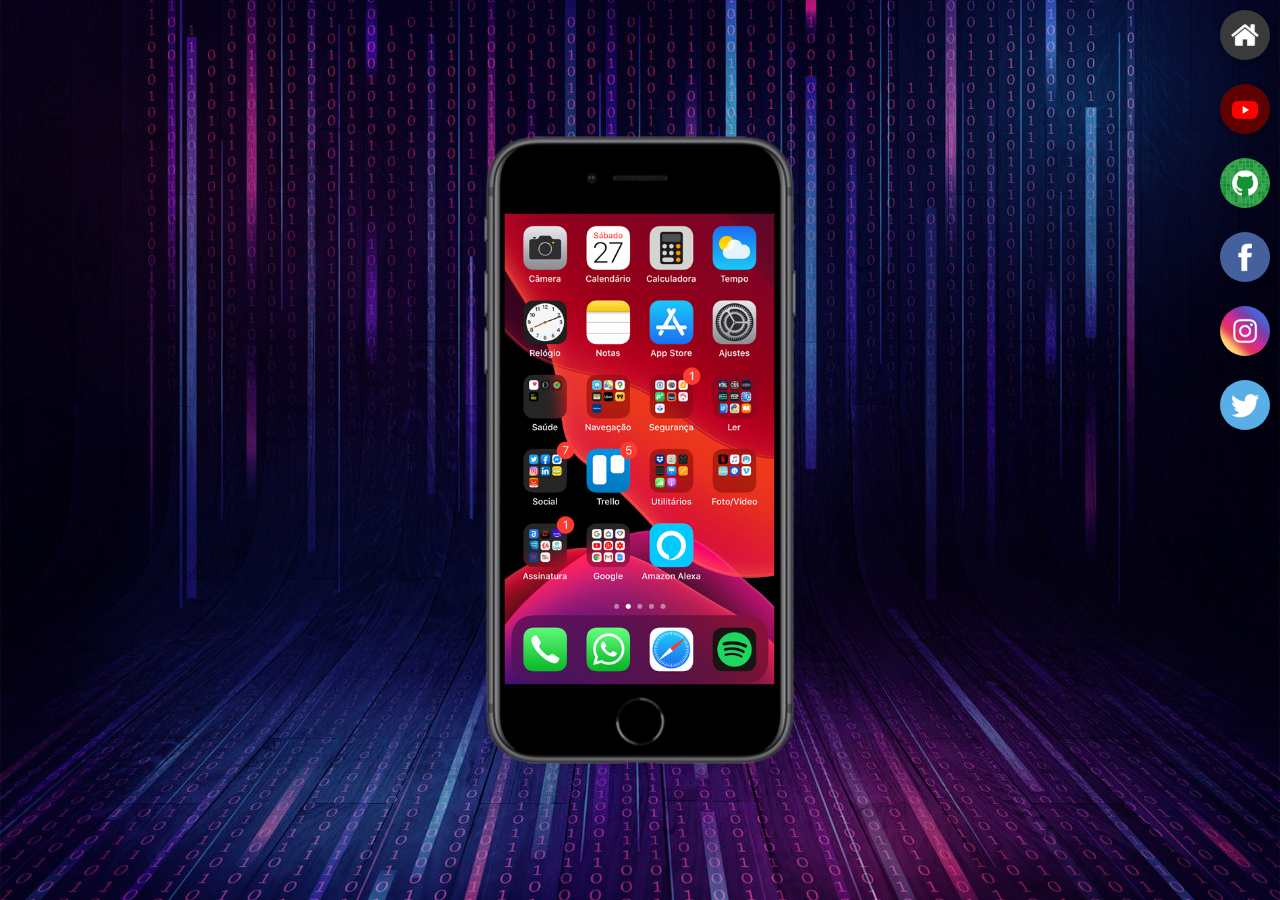
<file: index.html>
<!DOCTYPE html>
<html lang="pt-br">
<head>
    <meta charset="UTF-8">
    <meta http-equiv="X-UA-Compatible" content="IE=edge">
    <meta name="viewport" content="width=device-width, initial-scale=1.0">
    <link rel="stylesheet" href="style.css">
    <link rel="shortcut icon" href="favicon.ico" type="image/x-icon">
    <title>Projeto Redes Sociais</title>
</head>
<body>
  <main>
    <section id="telefone">
        <iframe src="home.html" name="tela" id="tela" frameborder="0">
          Seu navegador não é compatível com isso.
        </iframe>
        
    </section>
    <section id="redes-sociais">
      <a href="home.html" target="tela"> <img src="./imagens/logo-home.jpg" alt="home"></a><br>
      <a href="youtube.html" target="tela"> <img src="./imagens/logo-youtube.jpg" alt="youtube"></a><br>
      <a href="github.html" target="tela"> <img src="./imagens/logo-github.jpg" alt="github"></a><br>
      <a href="facebook.html" target="tela"> <img src="./imagens/logo-facebook.jpg" alt="facebook"></a><br>
      <a href="instagram.html" target="tela"> <img src="./imagens/logo-instagram.jpg" alt="instagram"></a><br>
      <a href="twitter.html" target="tela"> <img src="./imagens/logo-twitter.jpg" alt="twitter"></a>


    </section>
  </main>
    
</body>
</html>
</file>
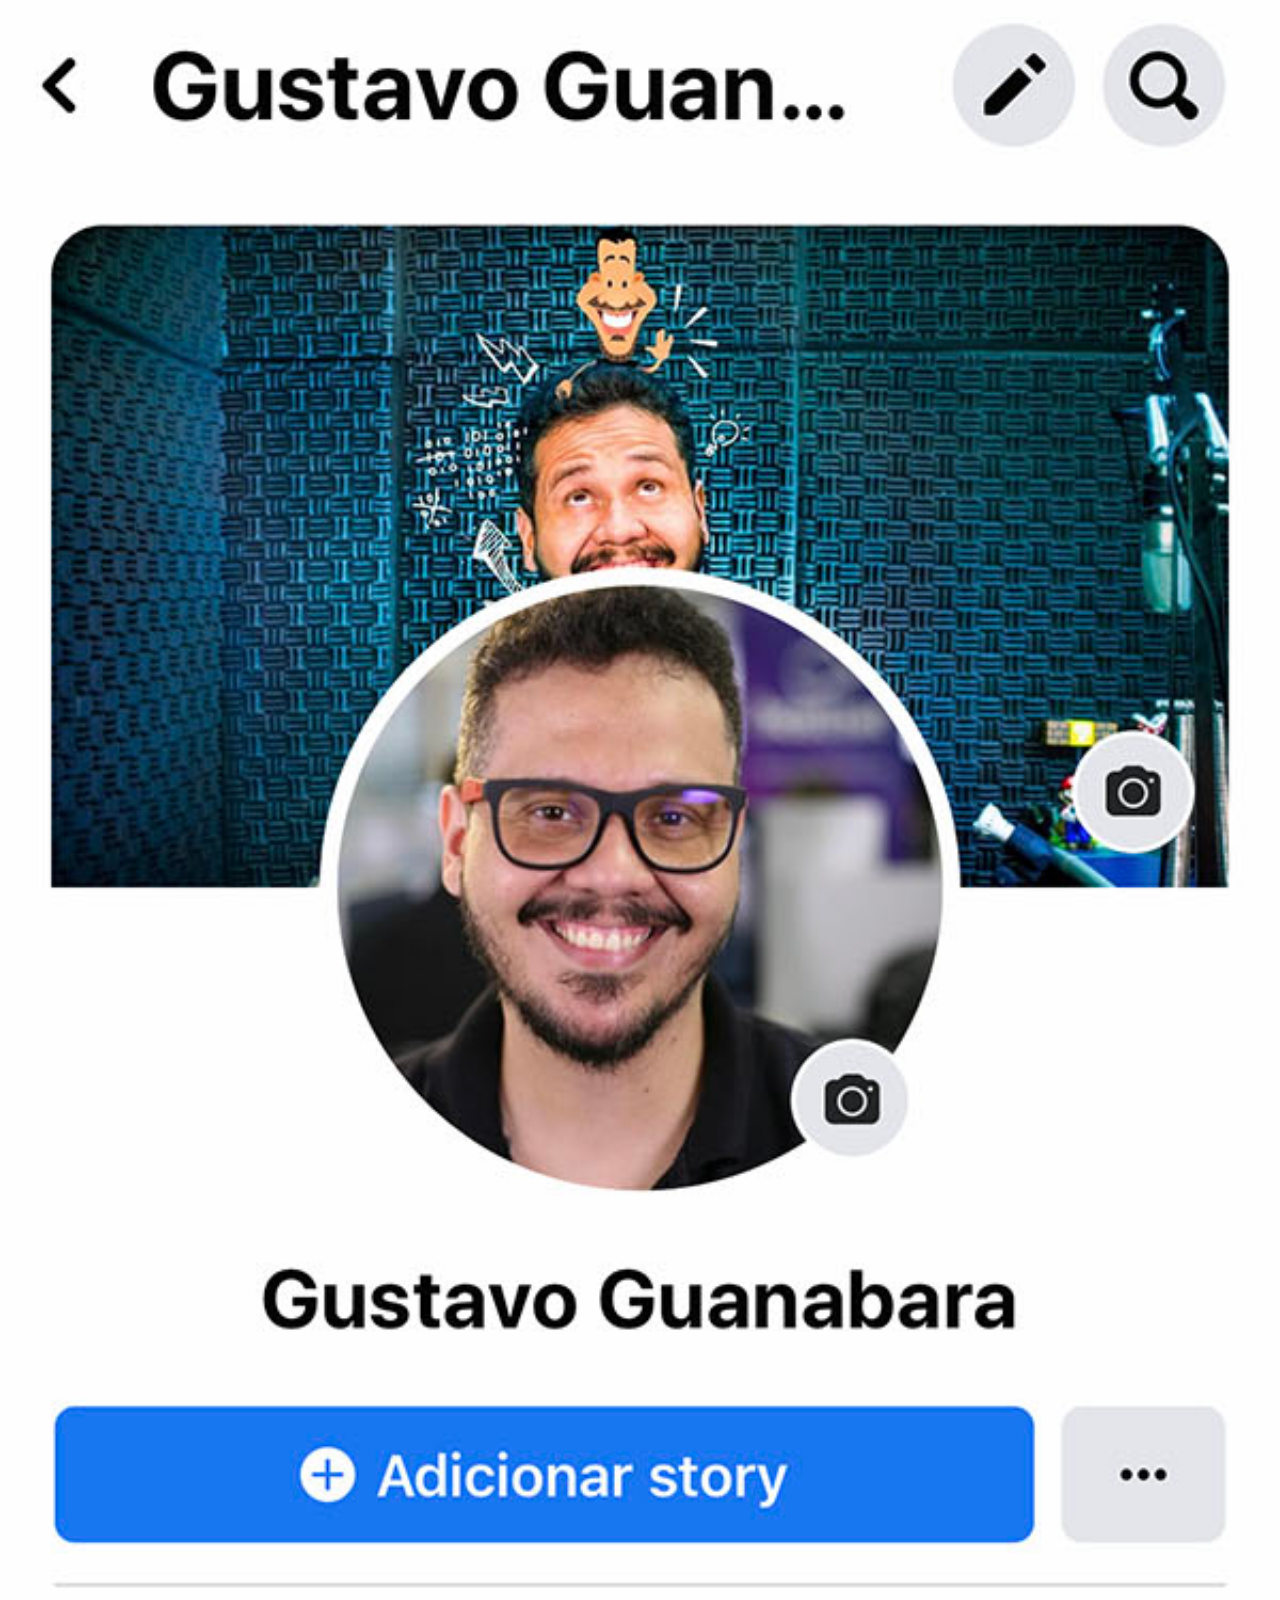
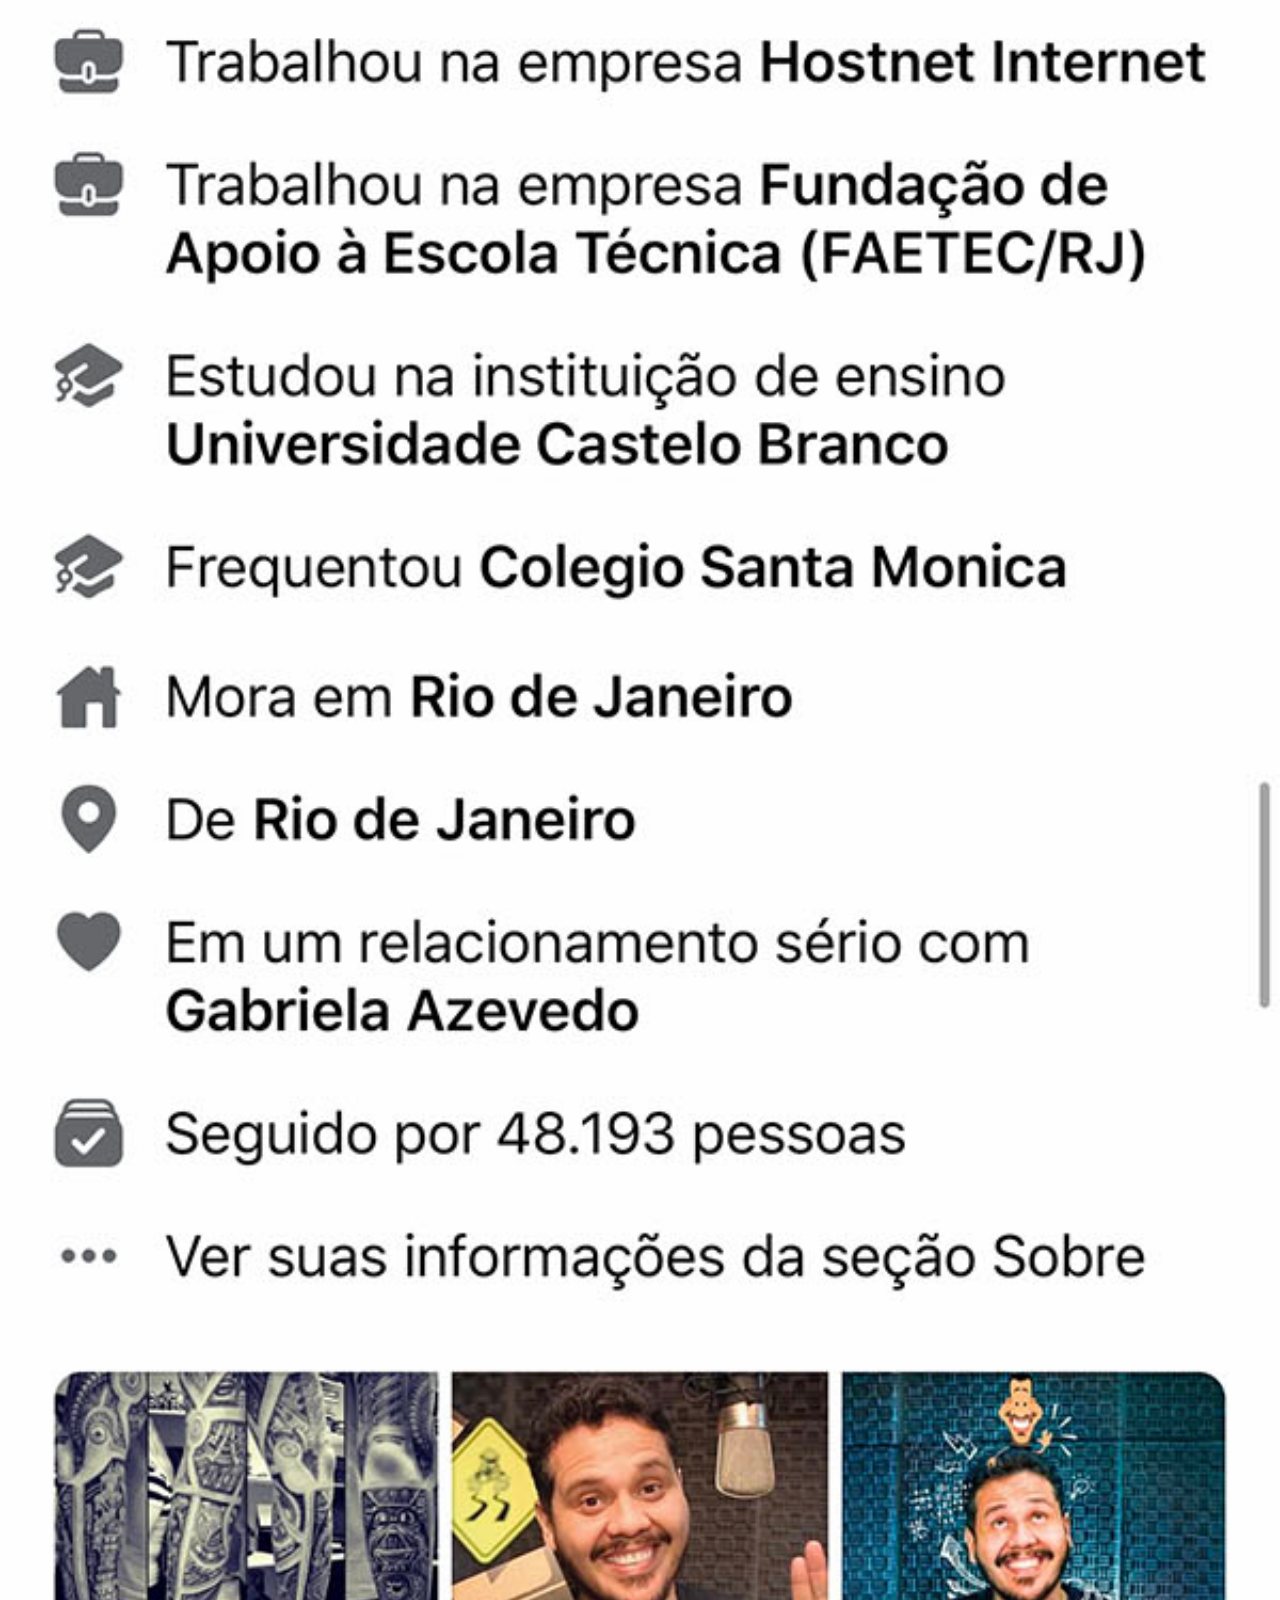
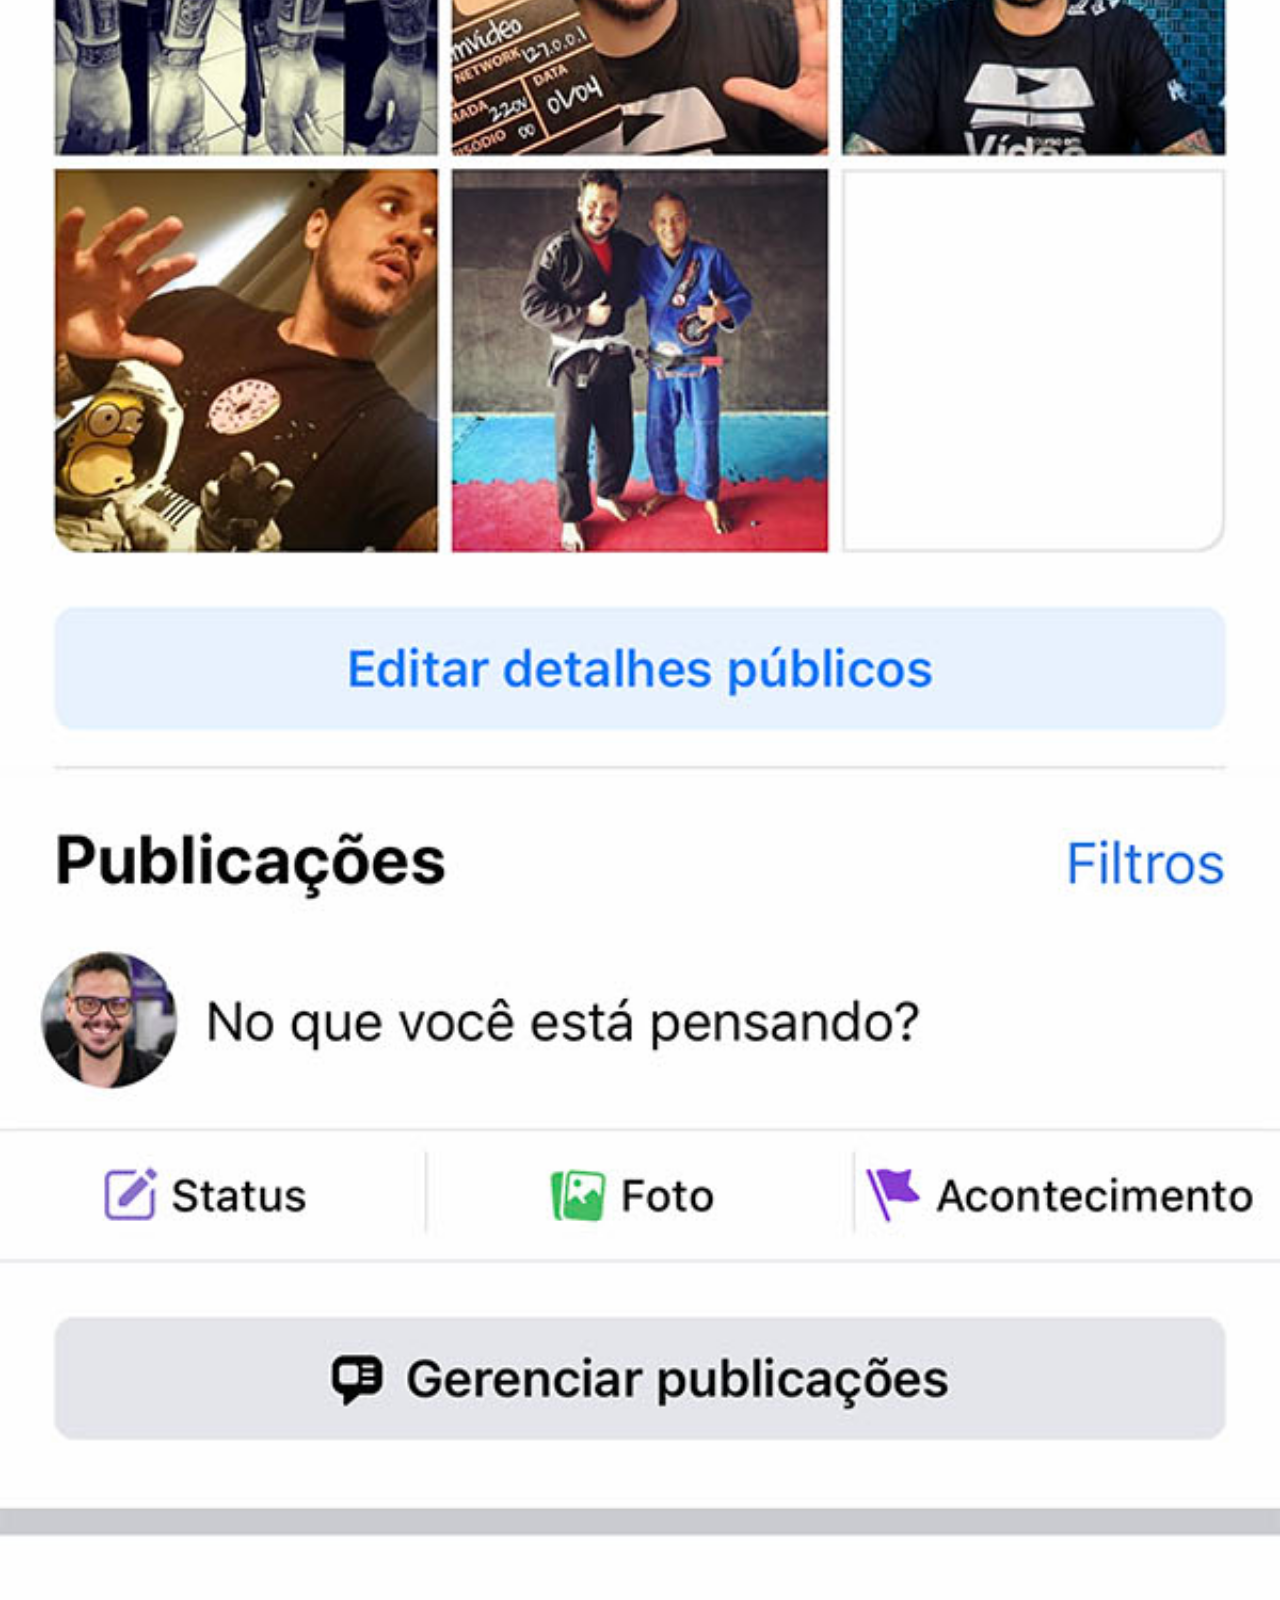
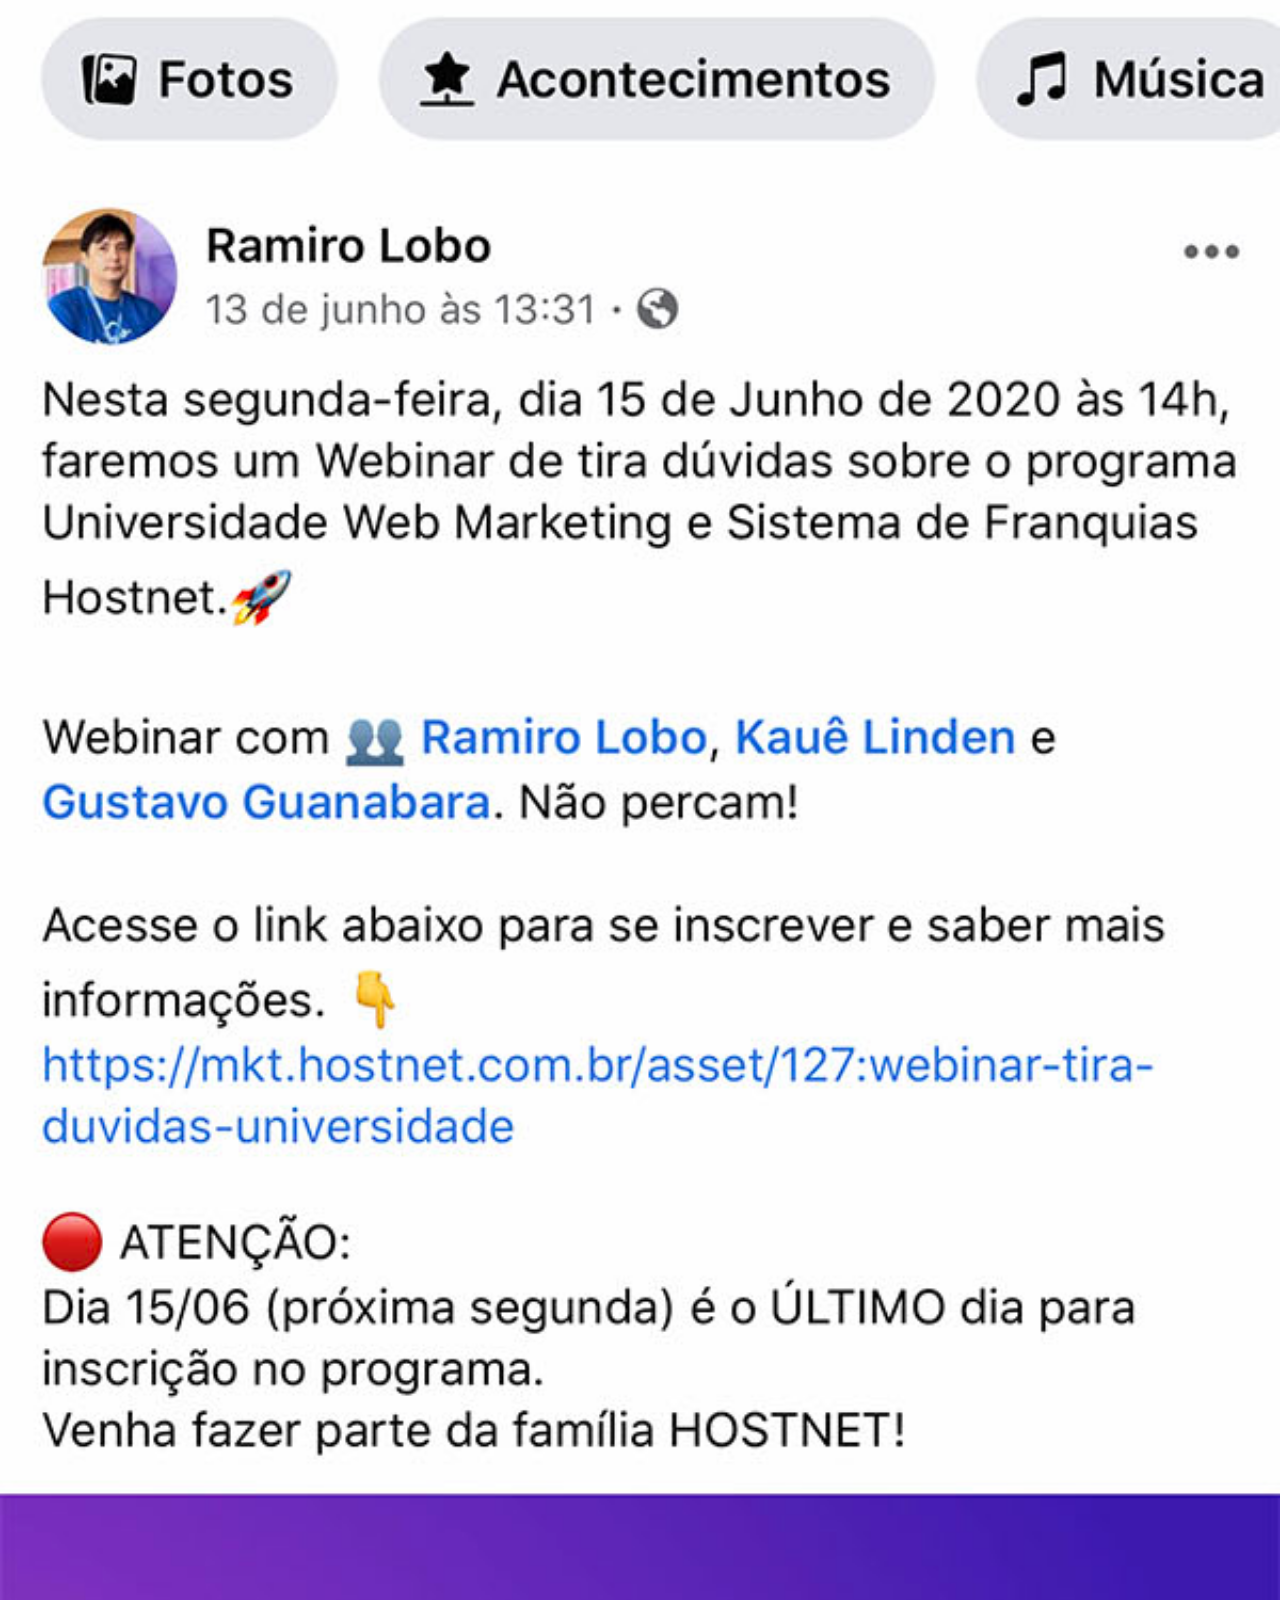
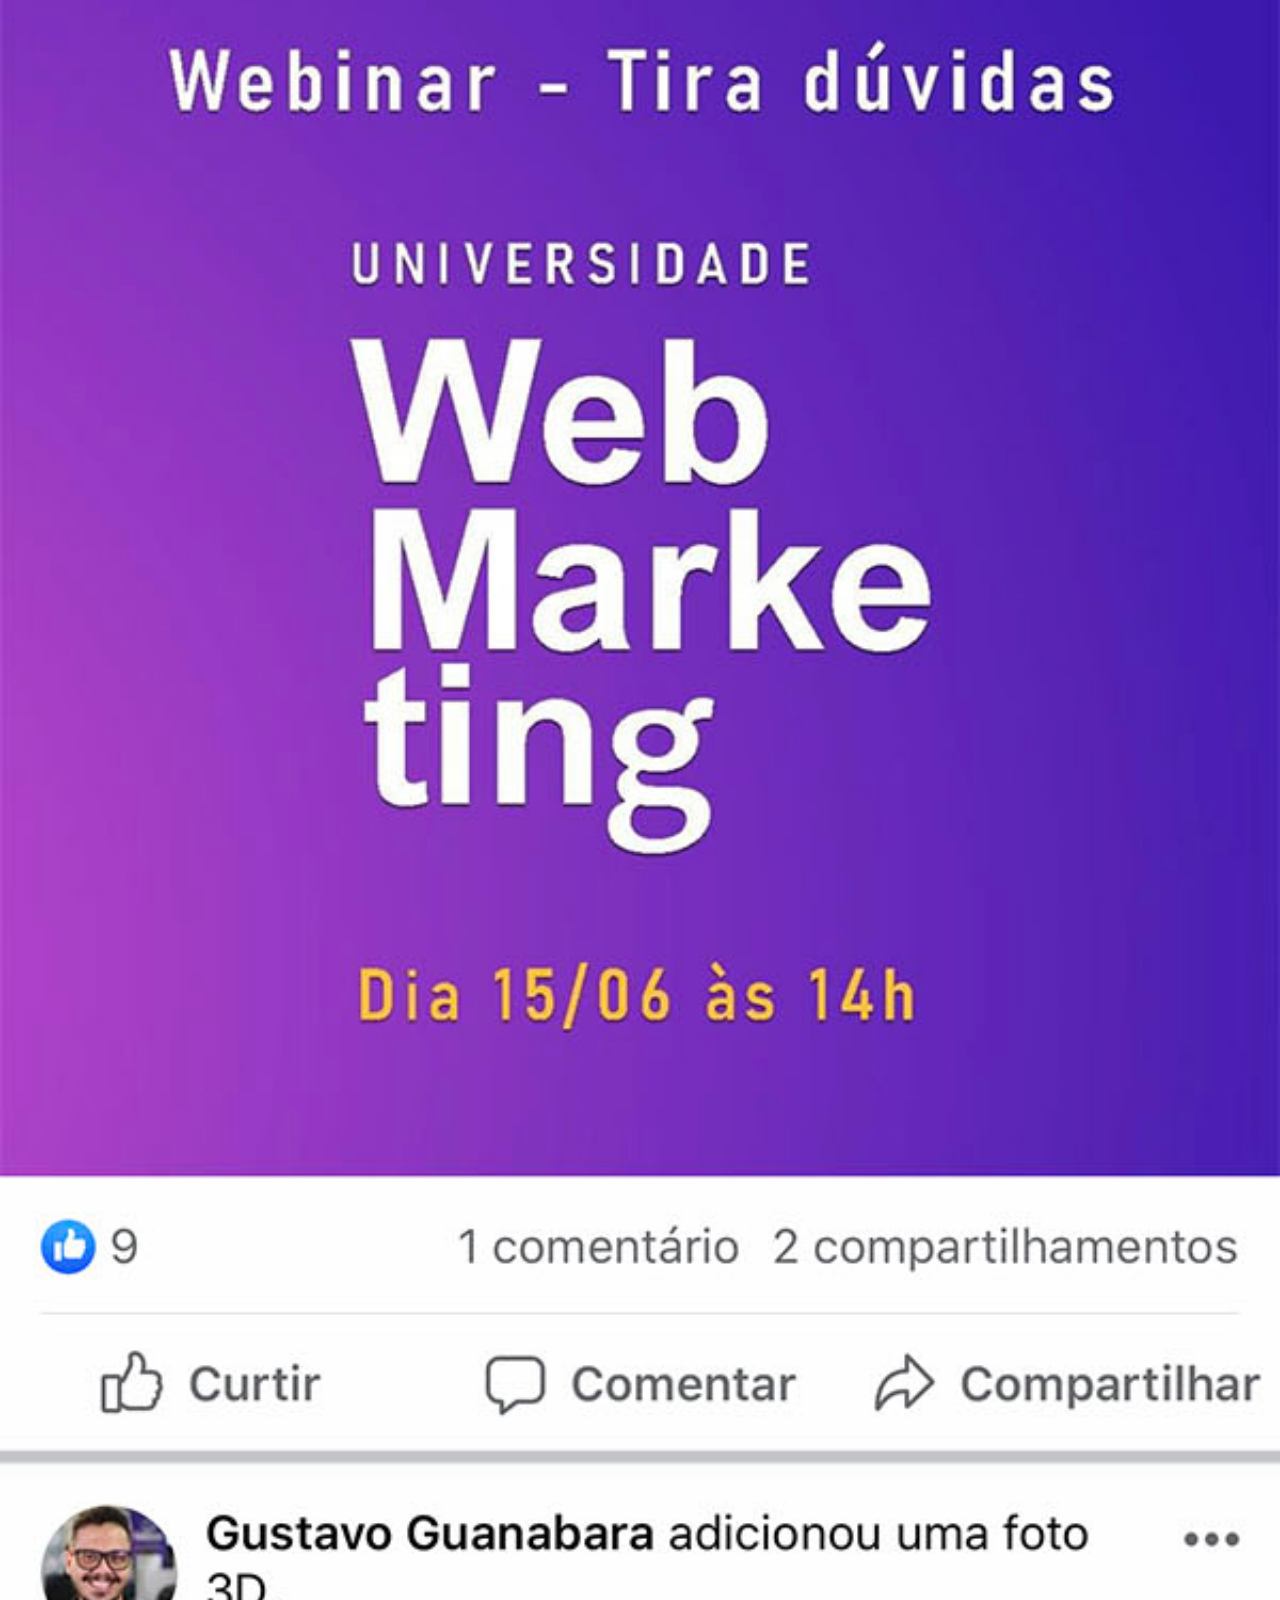
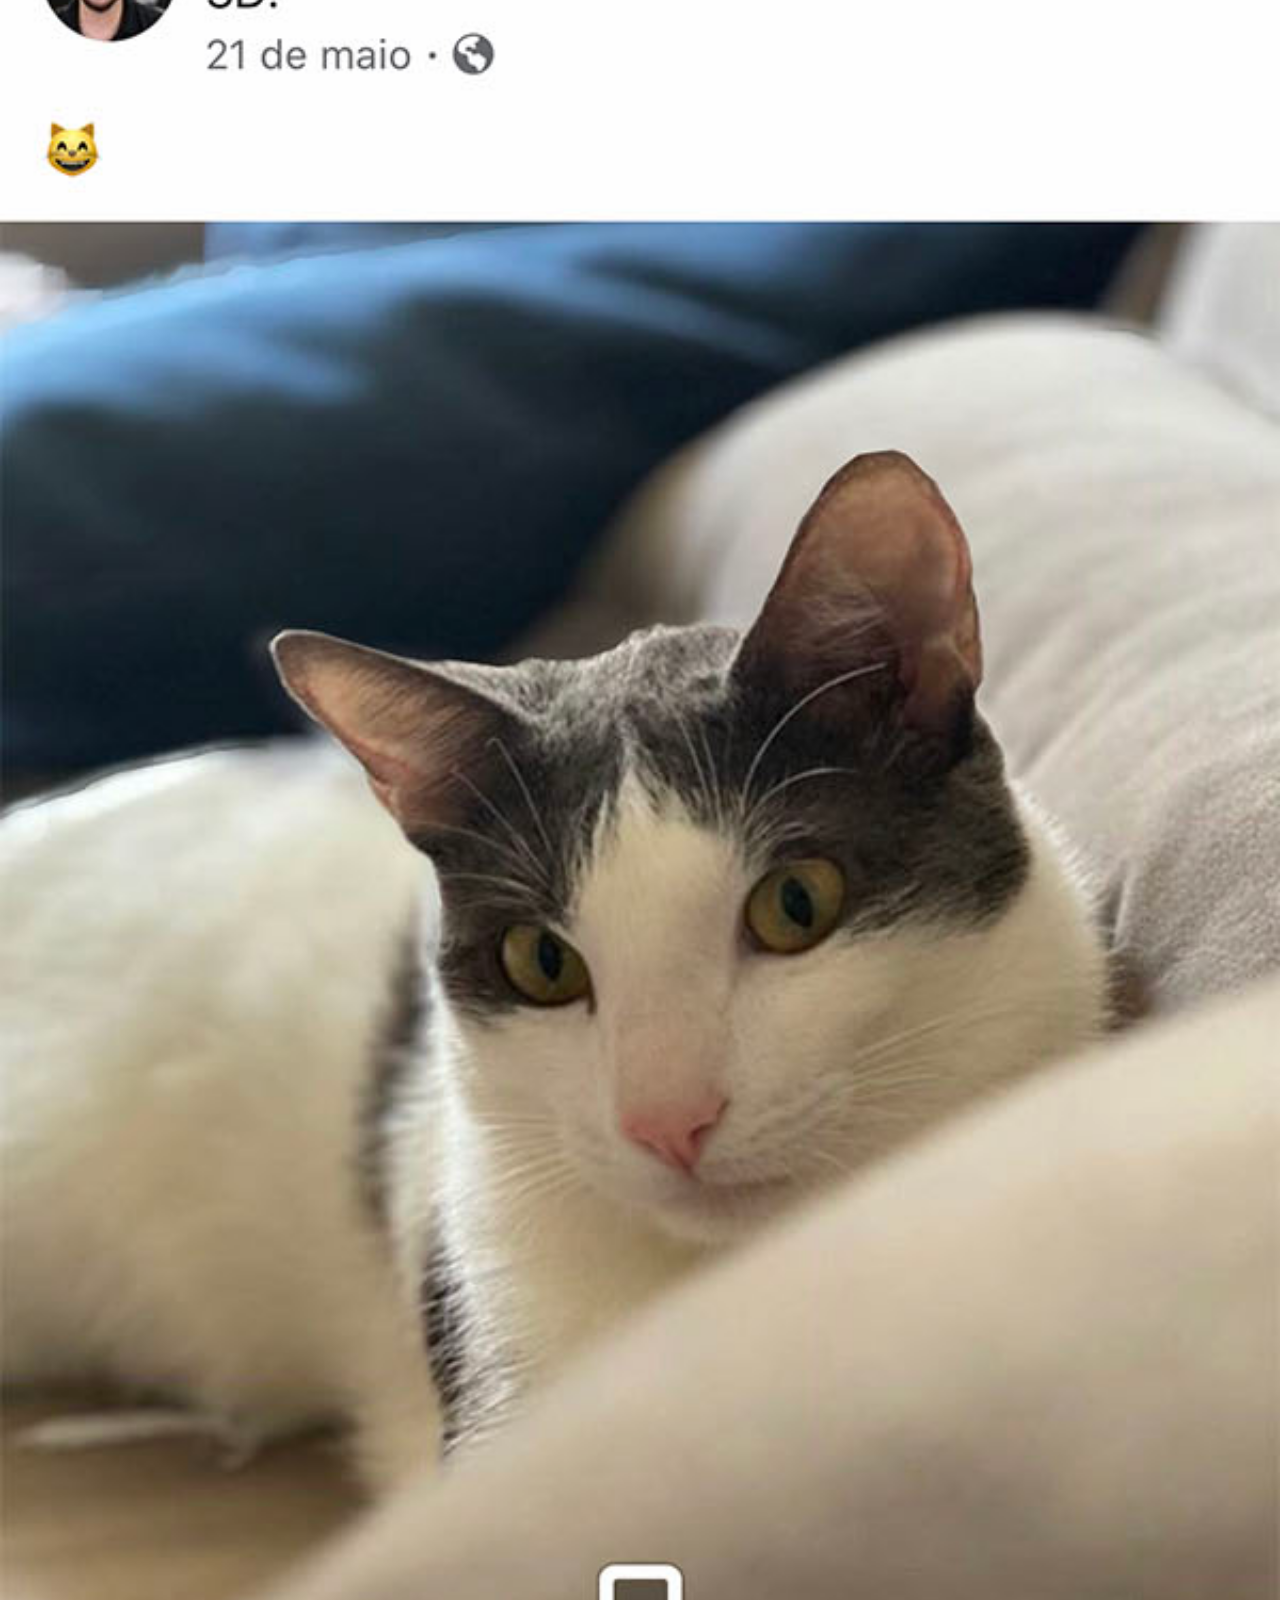
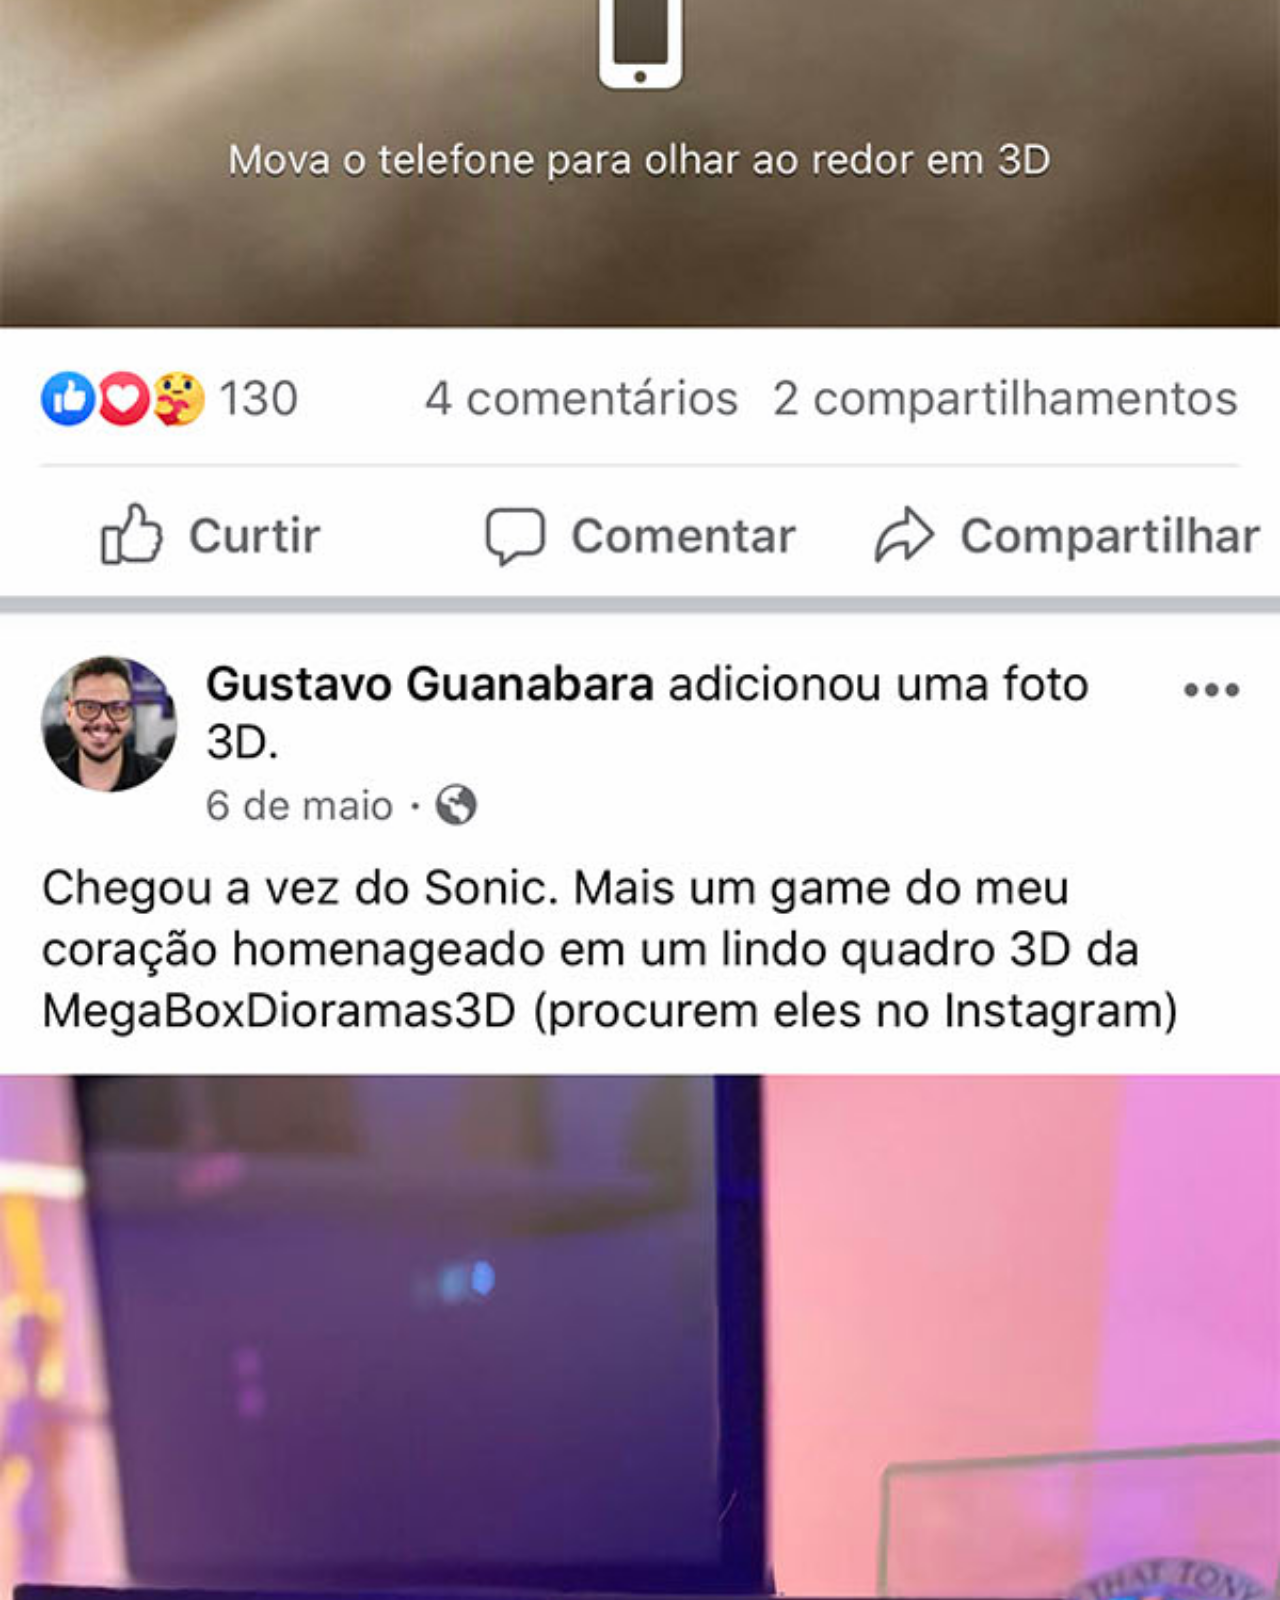
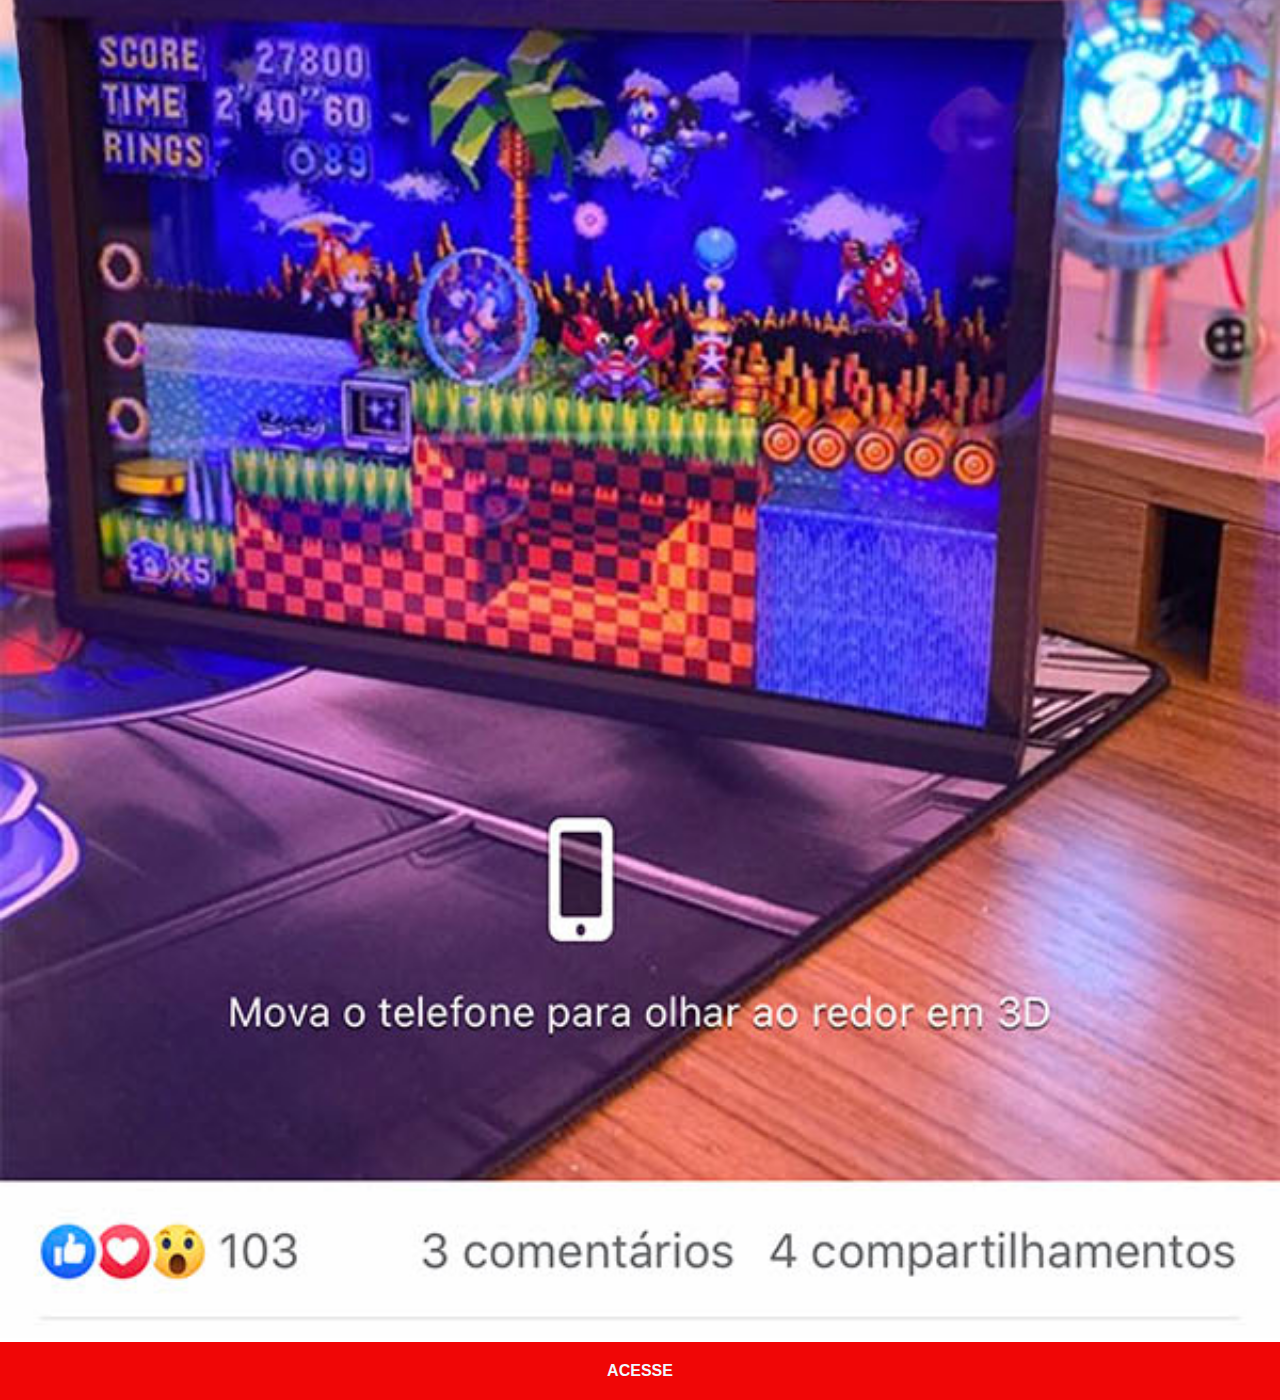
<file: facebook.html>
<!DOCTYPE html>
<html lang="pt-br">
<head>
    <meta charset="UTF-8">
    <meta http-equiv="X-UA-Compatible" content="IE=edge">
    <meta name="viewport" content="width=device-width, initial-scale=1.0">
    <link rel="stylesheet" href="redesstyle.css">
    <title>Facebook</title>
</head>
<body>
    <img src="./imagens/tela-facebook.jpg" alt="Facebook">
    <a href="#" target="blank">ACESSE</a>
</body>
</html>
</file>
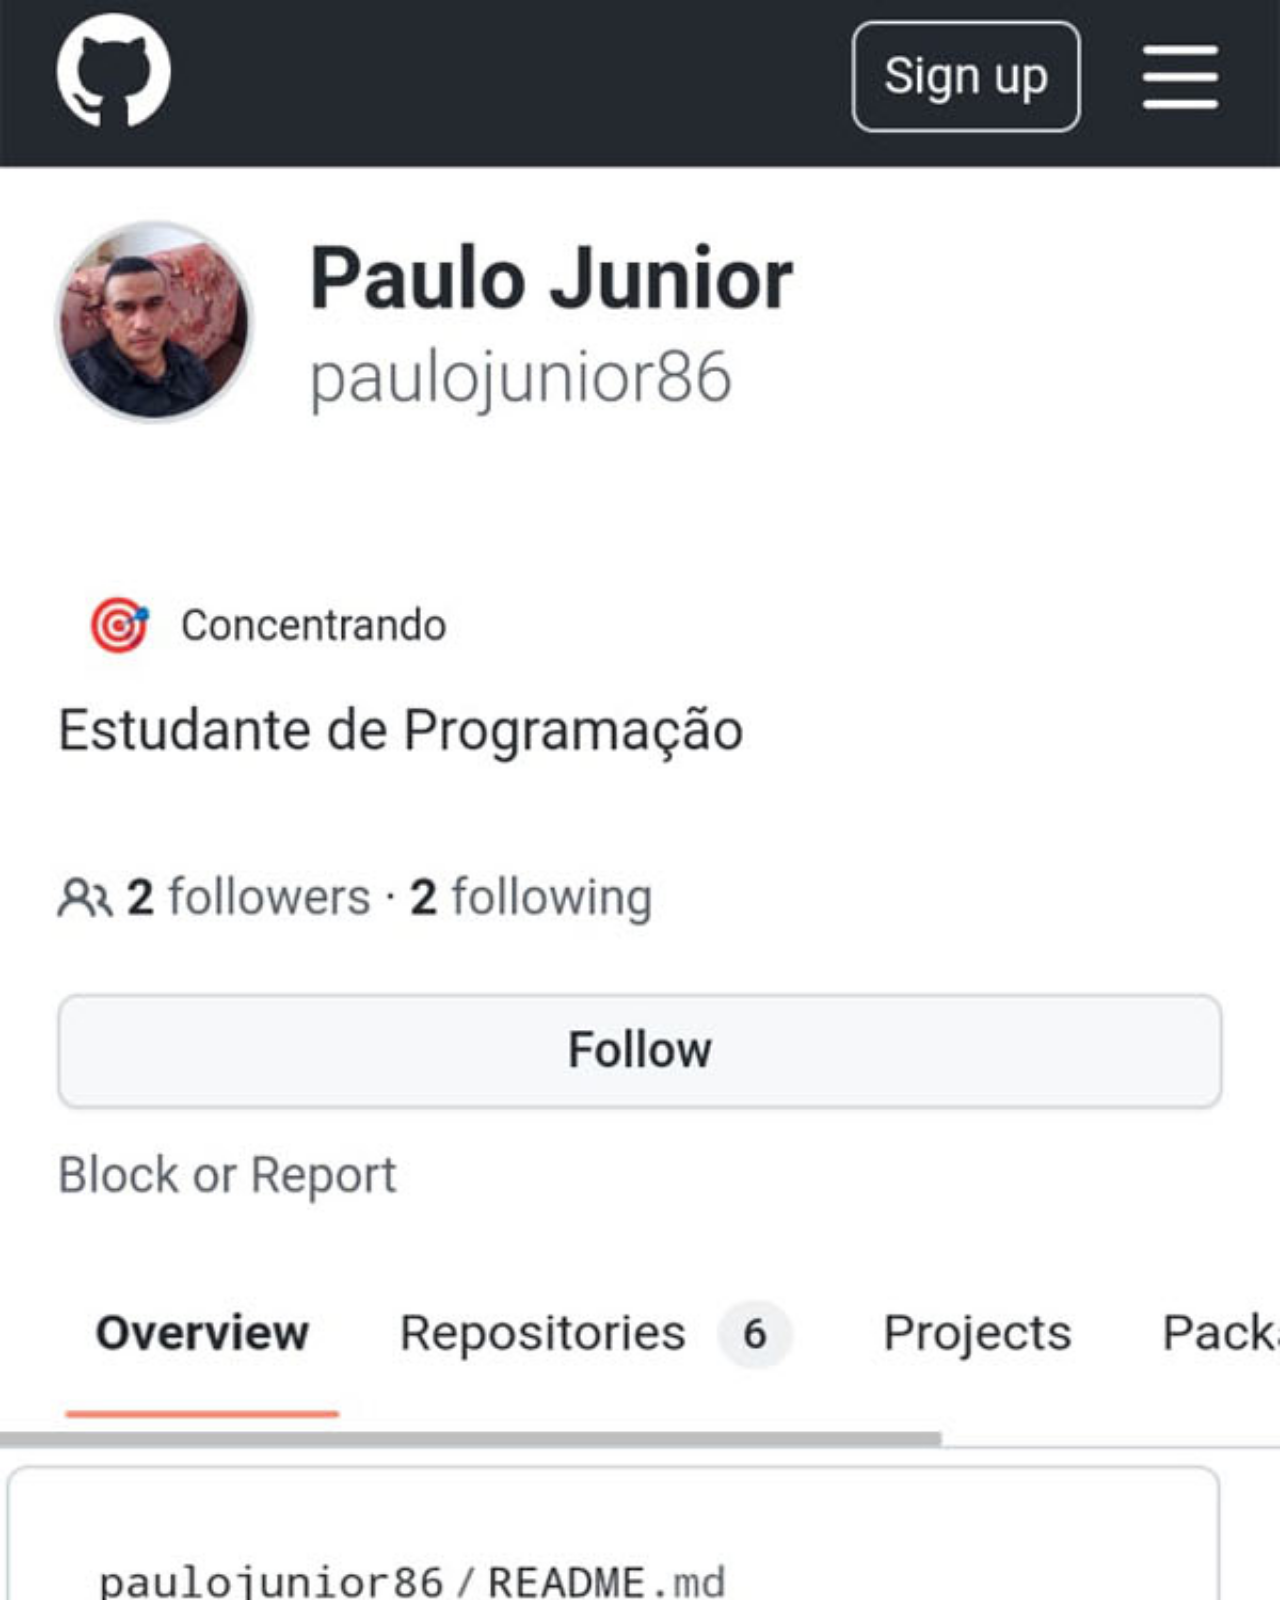
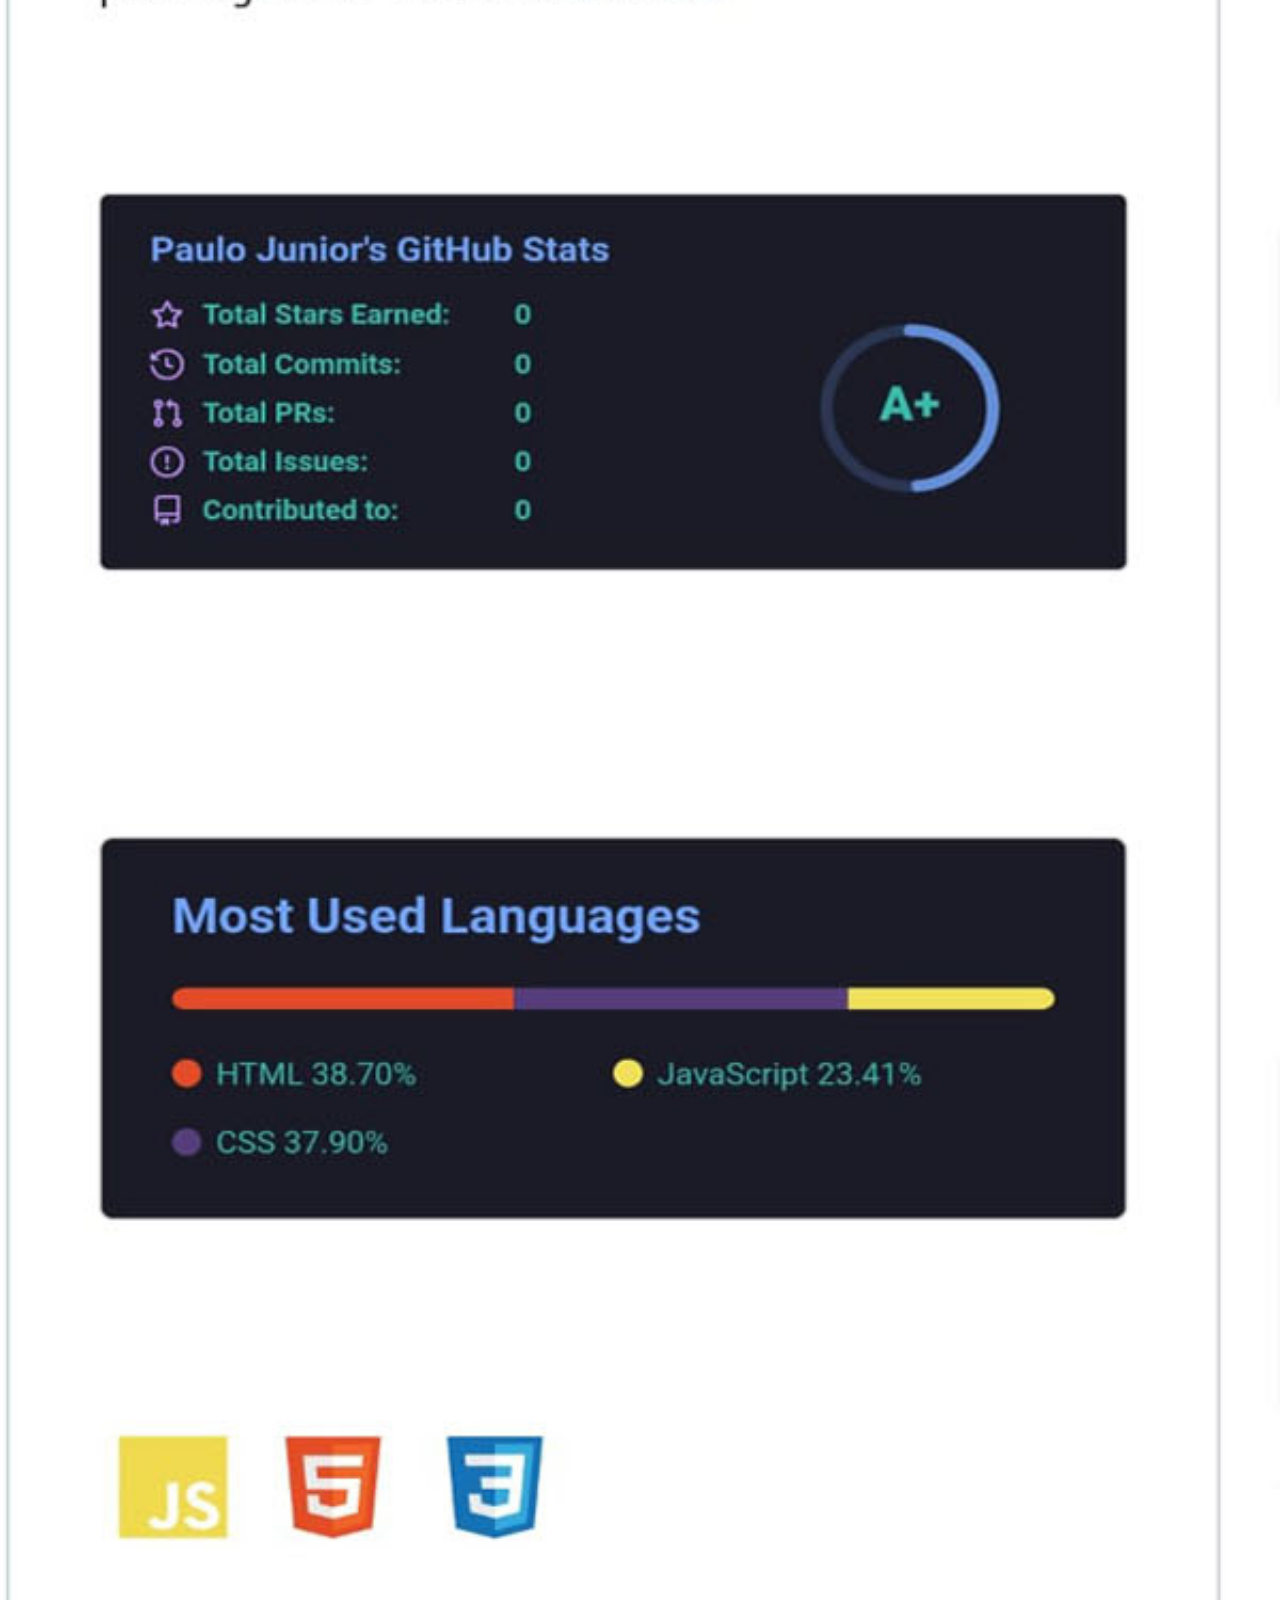
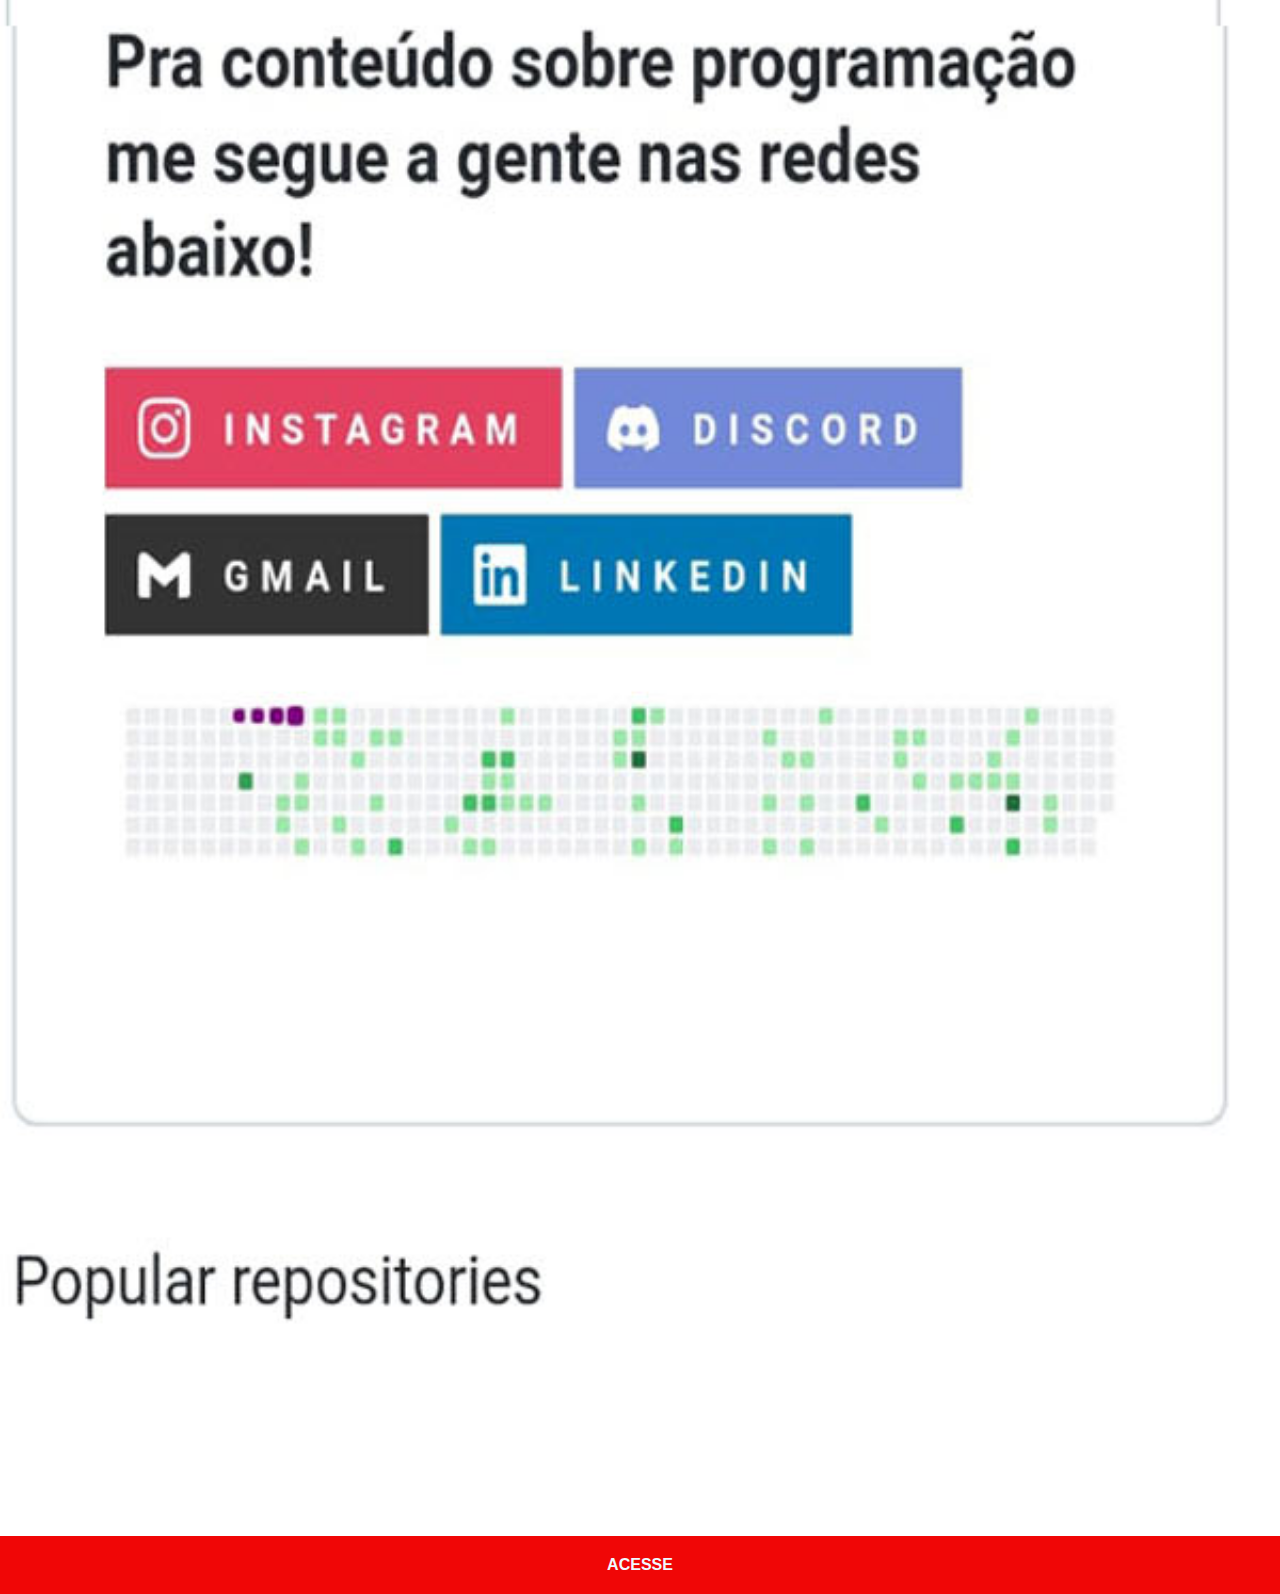
<file: github.html>
<!DOCTYPE html>
<html lang="pt-br">
<head>
    <meta charset="UTF-8">
    <meta http-equiv="X-UA-Compatible" content="IE=edge">
    <meta name="viewport" content="width=device-width, initial-scale=1.0">
    <link rel="stylesheet" href="redesstyle.css">
    <title>Github</title>
</head>
<body>
    <img src="./imagens/tela-github-paulo.jpg" alt="Github">
    <a href="https://github.com/paulojunior86" target="blank">ACESSE</a>
</body>
</html>
</file>
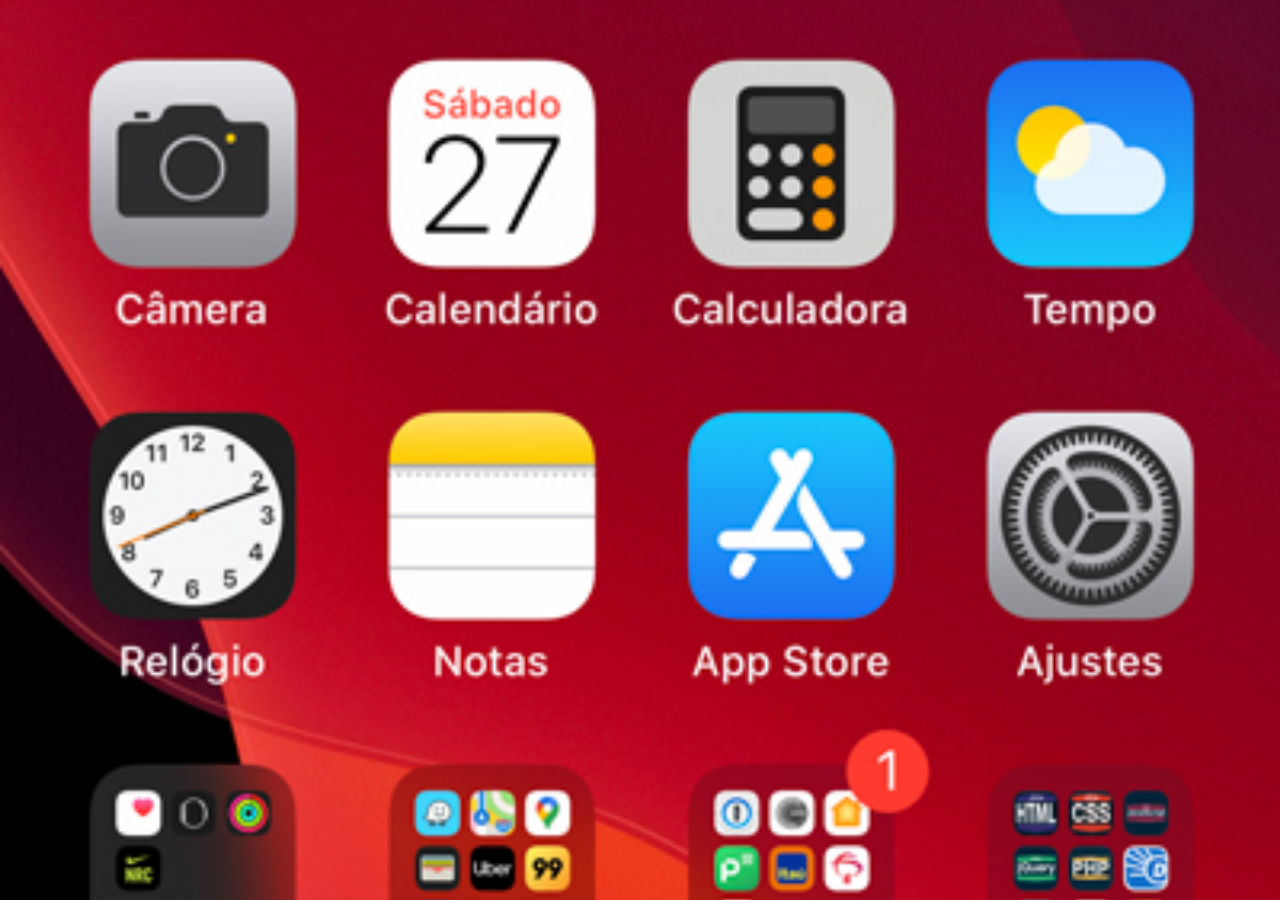
<file: home.html>
<!DOCTYPE html>
<html lang="pt-br">
<head>
    <meta charset="UTF-8">
    <meta http-equiv="X-UA-Compatible" content="IE=edge">
    <meta name="viewport" content="width=device-width, initial-scale=1.0">
    <title>Document</title>
    <style>

    * {
        margin: 0px;
        padding: 0px;
     }

    body {
        width: 100vw;
        height: 100vh;
        background: black url(/imagens/tela-home.jpg)
        no-repeat top center ;
        background-size: cover;
        
        }


    </style>
</head>
<body>
    
</body>
</html>
</file>
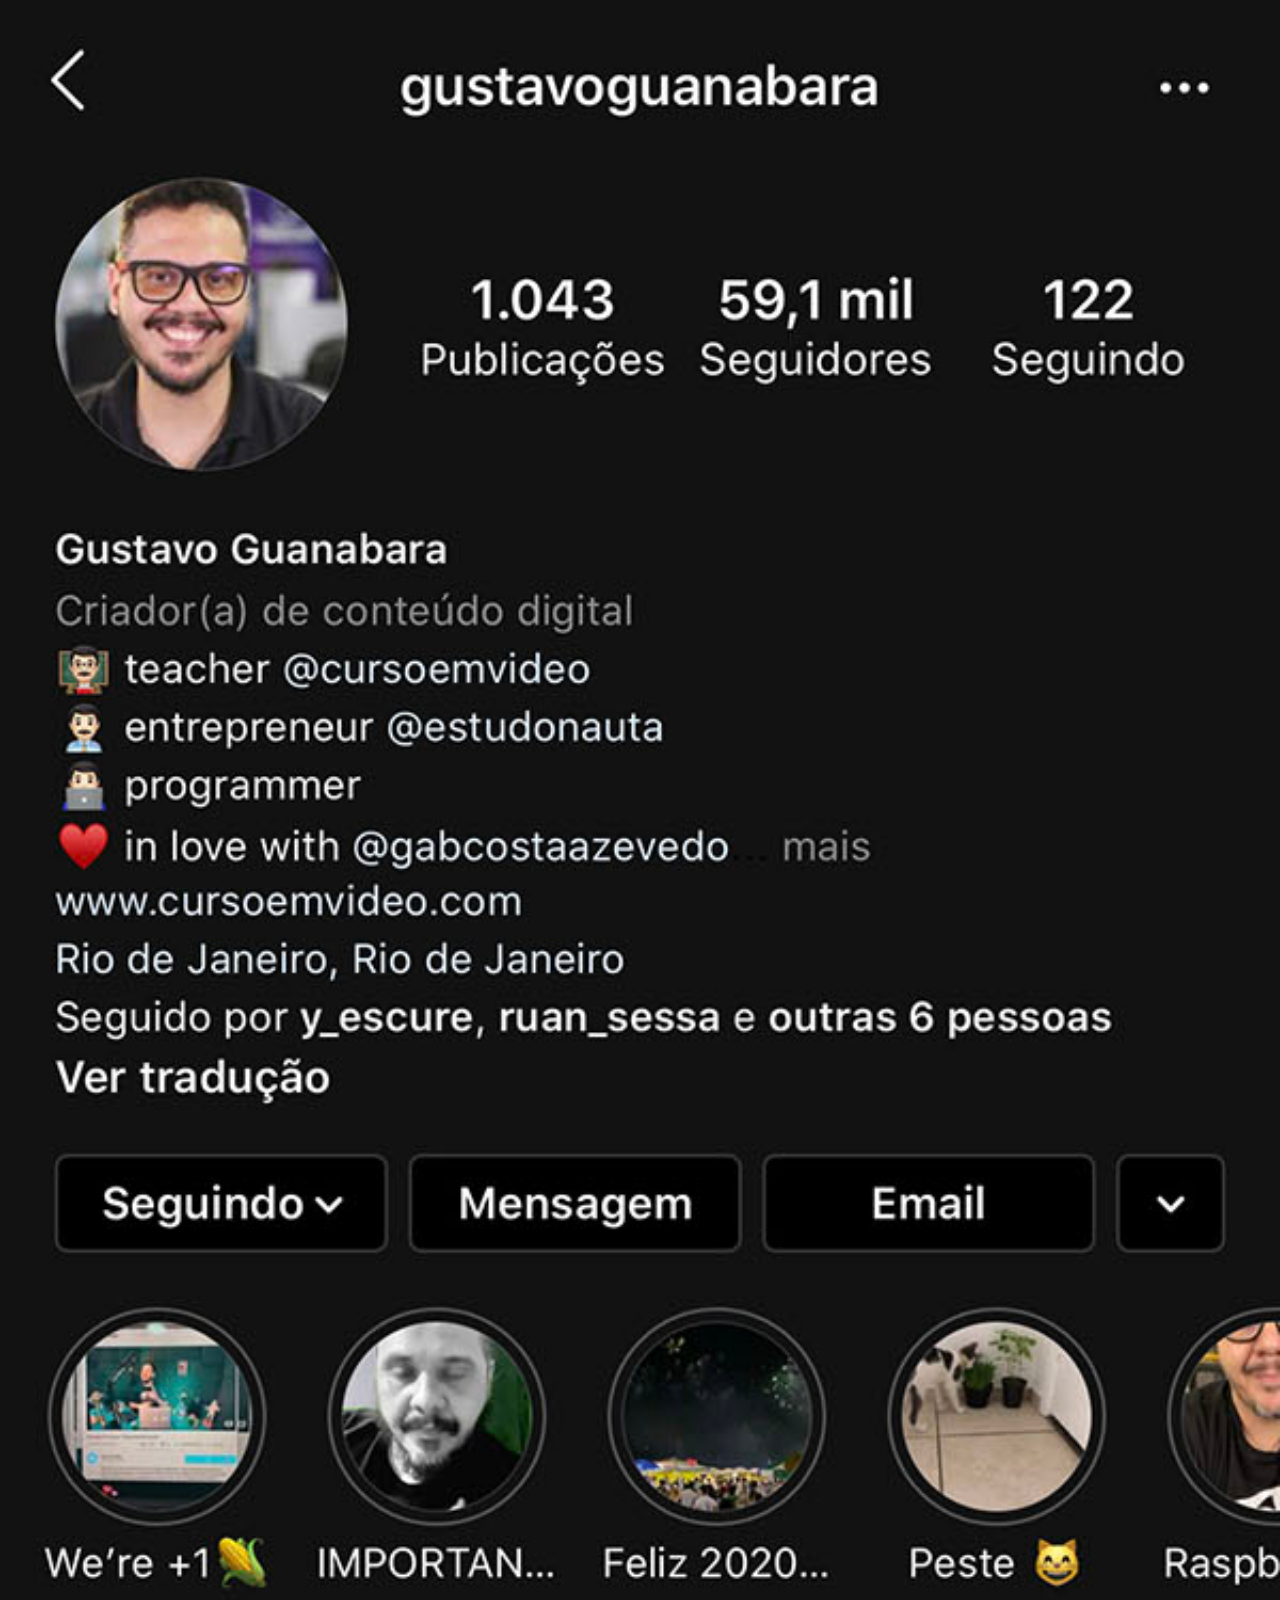
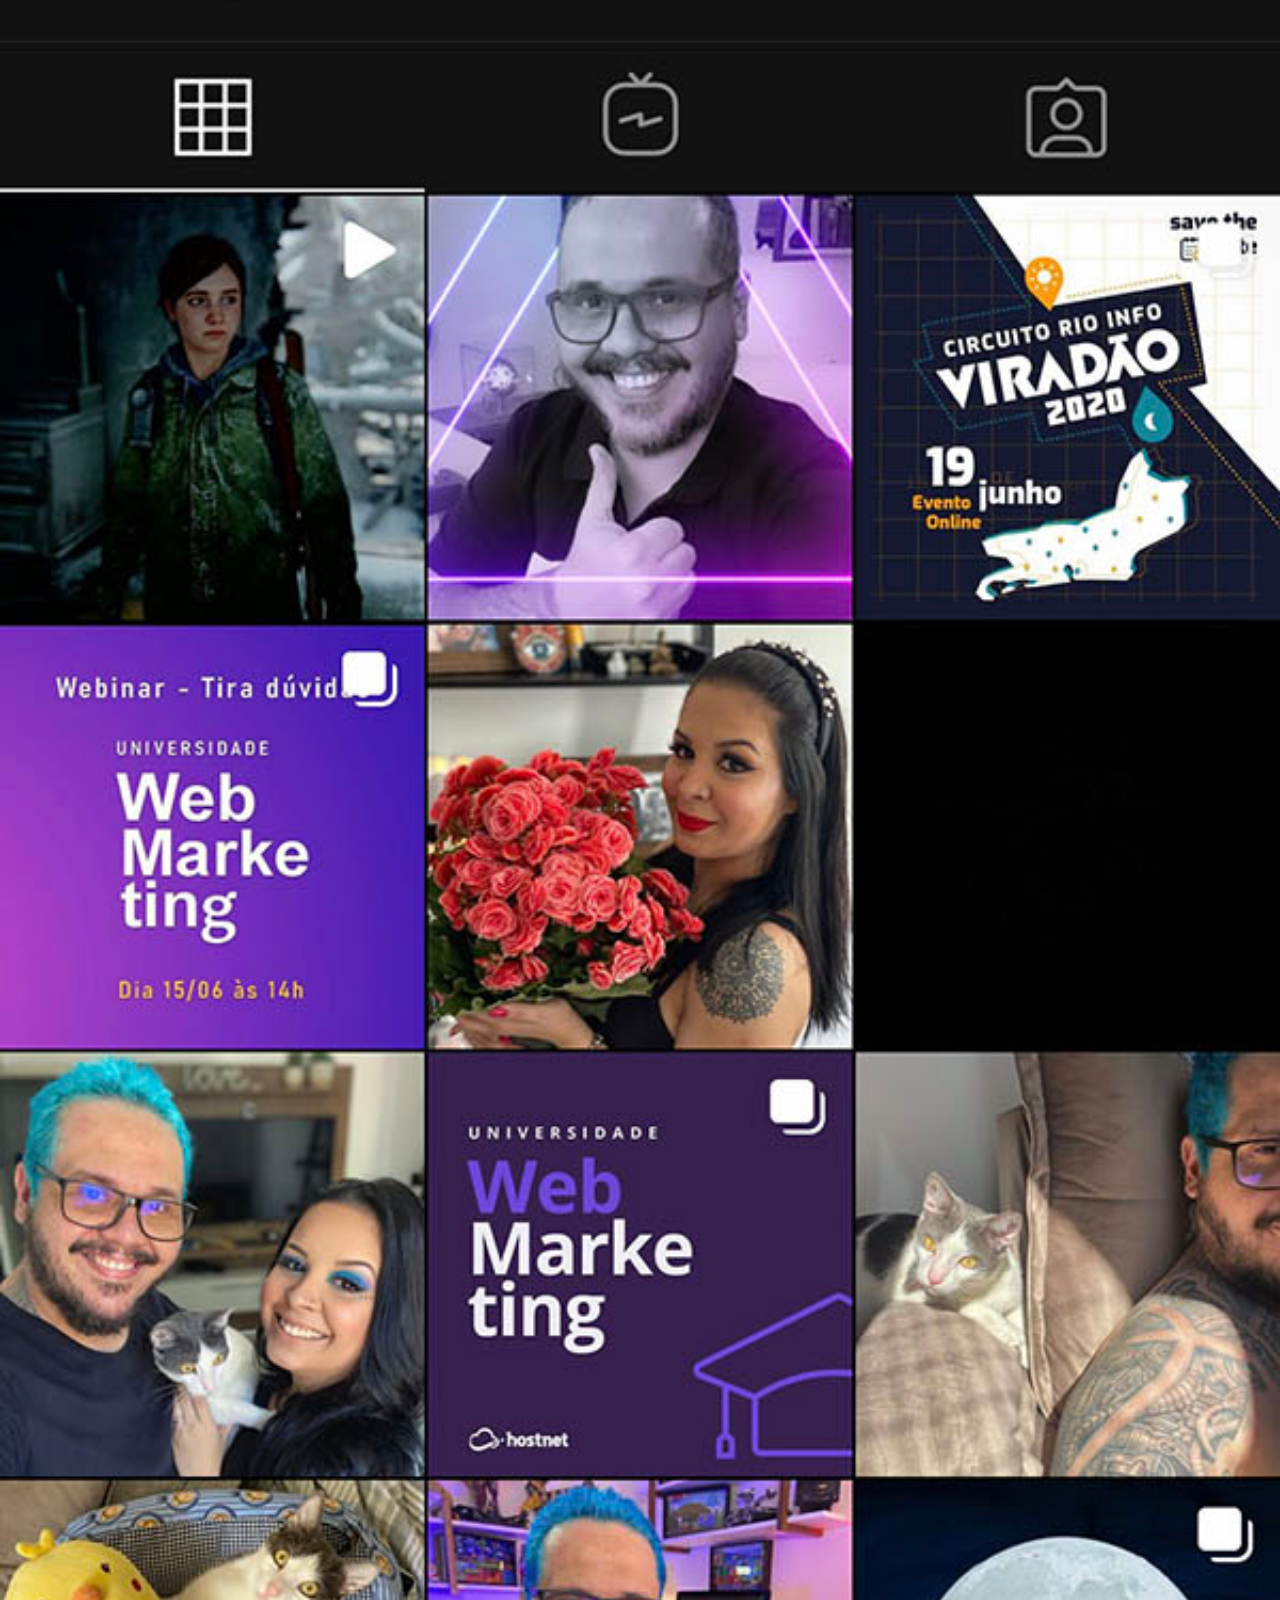
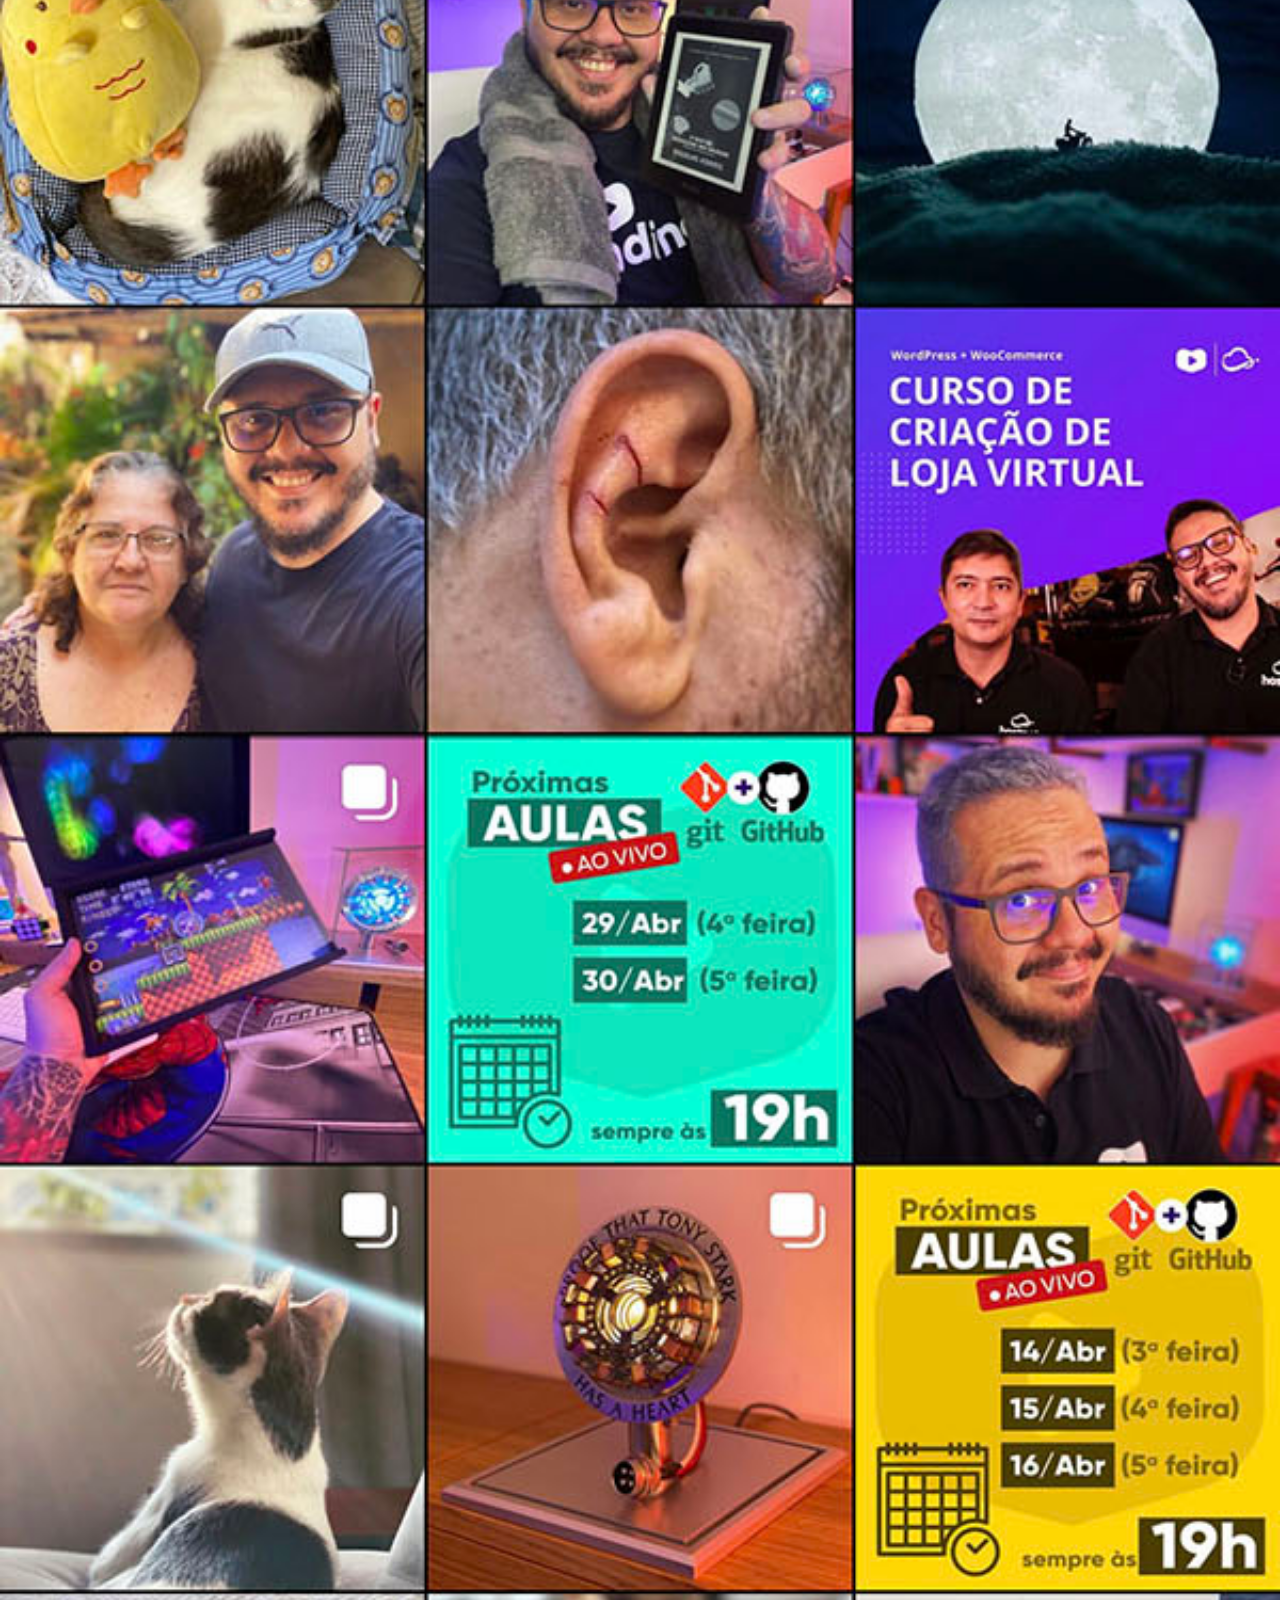
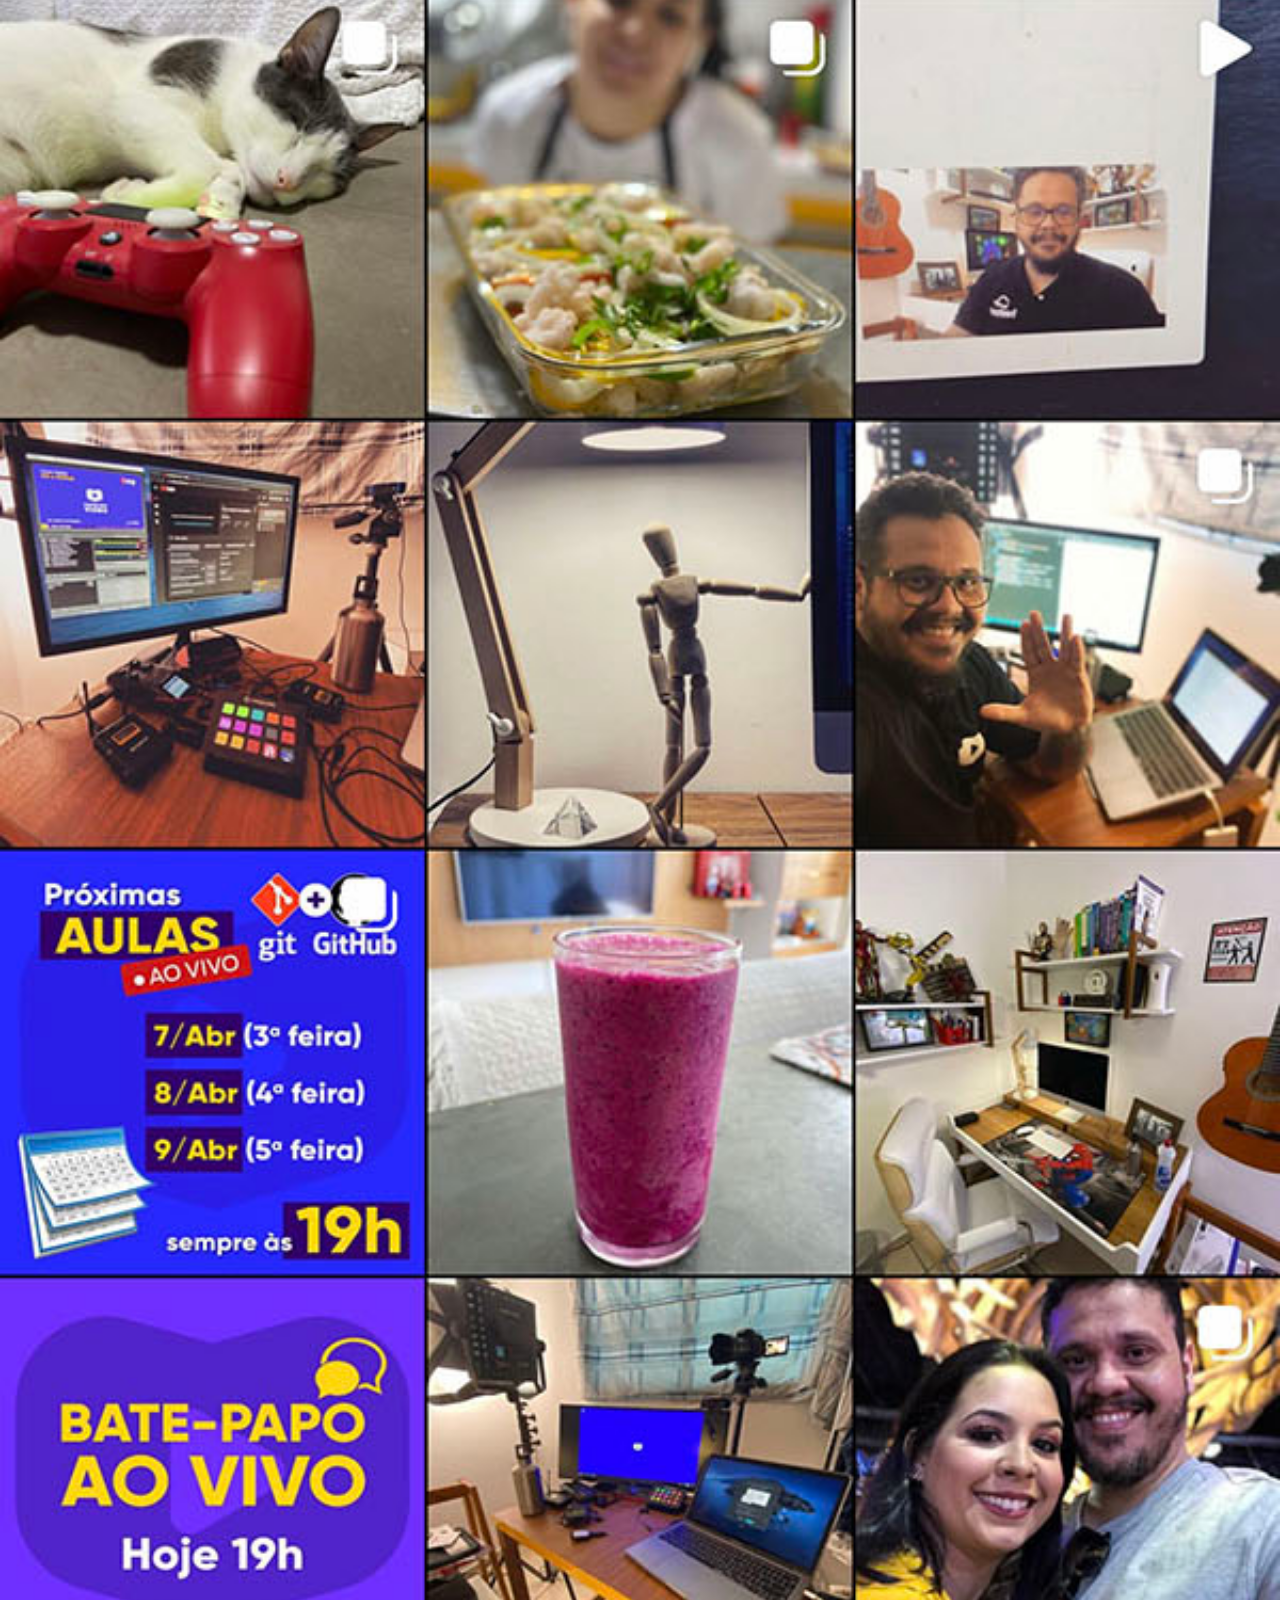
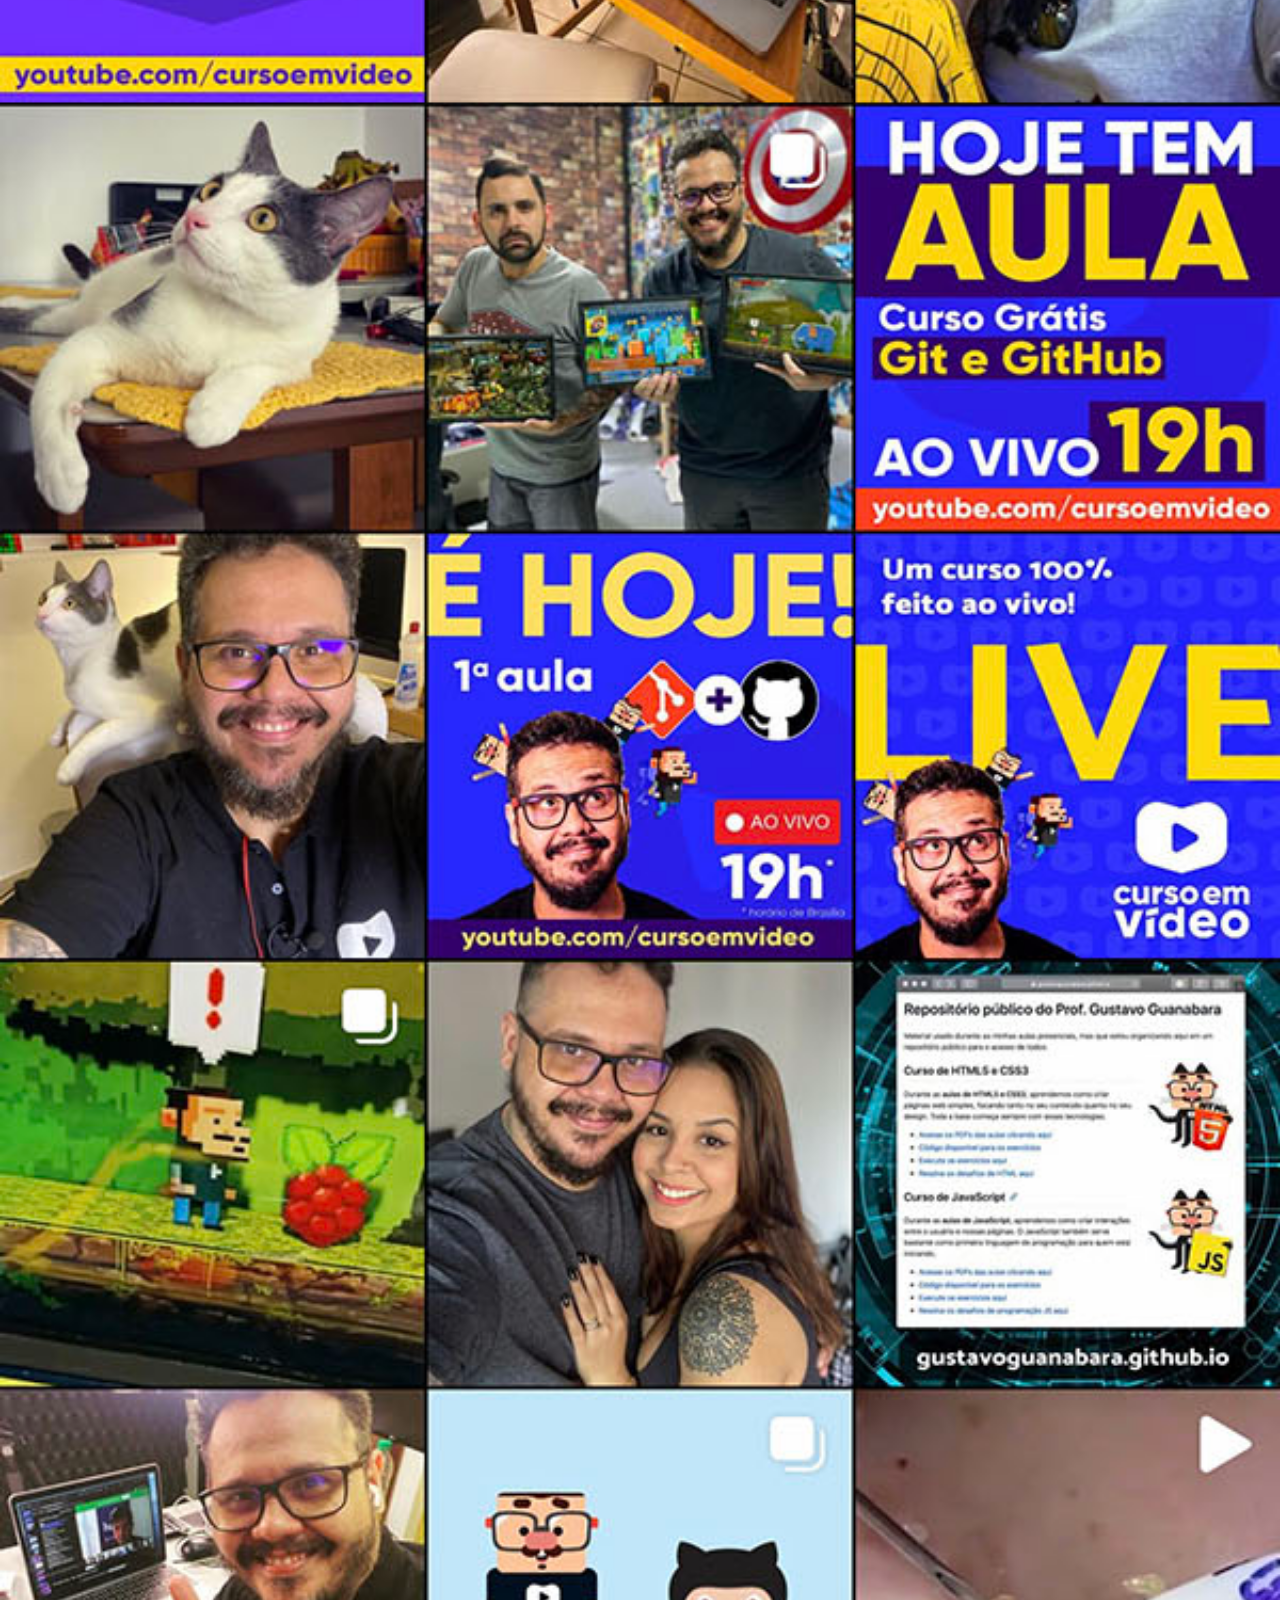
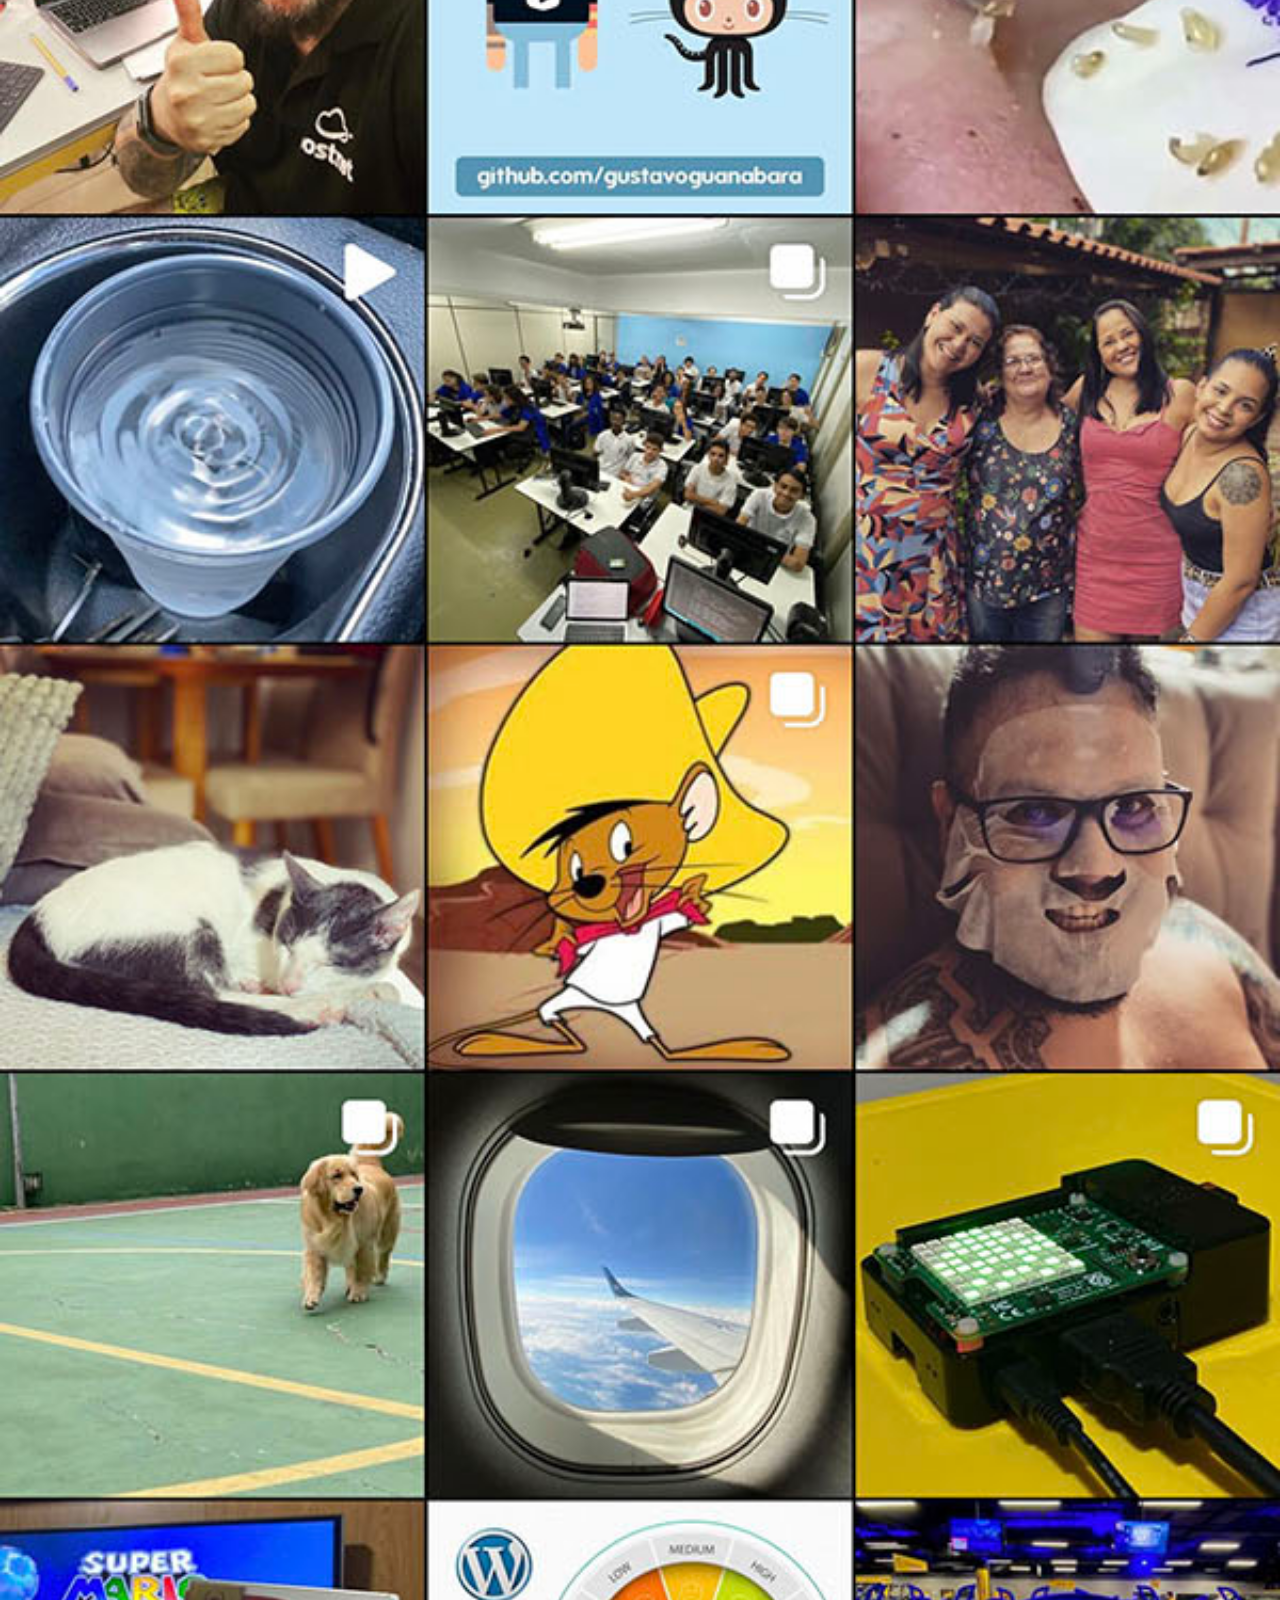
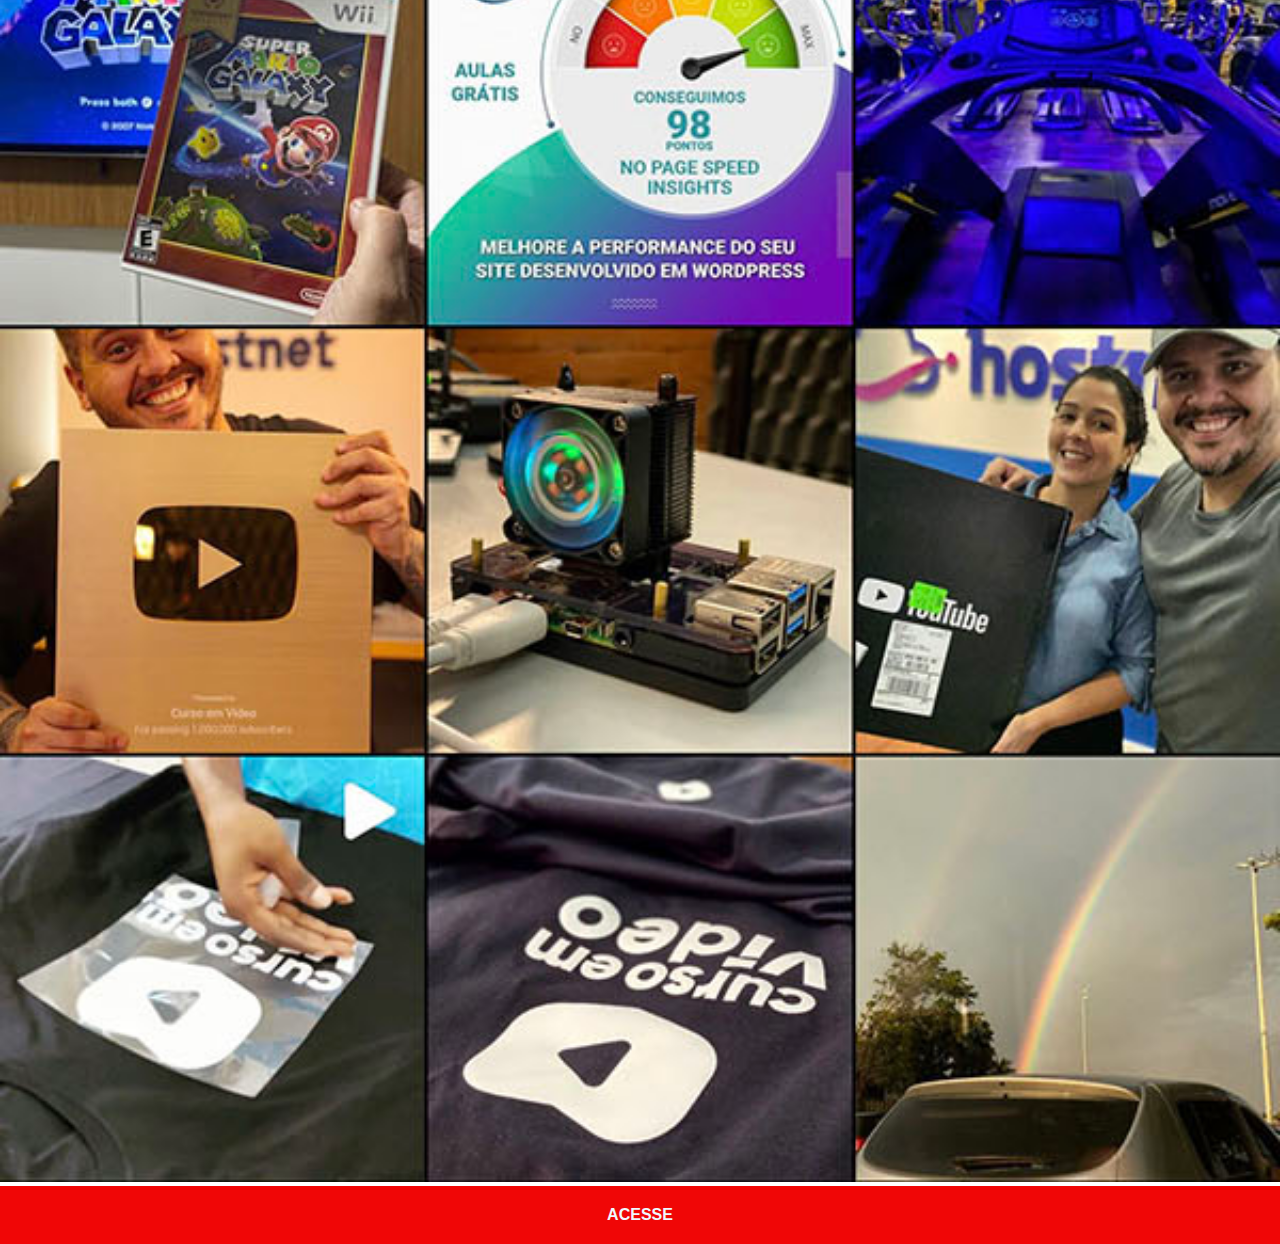
<file: instagram.html>
<!DOCTYPE html>
<html lang="en">
<head>
    <meta charset="UTF-8">
    <meta http-equiv="X-UA-Compatible" content="IE=edge">
    <meta name="viewport" content="width=device-width, initial-scale=1.0">
   <link rel="stylesheet" href="redesstyle.css">
    <title>Instagram</title>
</head>
<body>
    <img src="./imagens/tela-instagram.jpg" alt="Instagram">
    <a href="#" target="blank">ACESSE</a> 
</body>
</html>
</file>
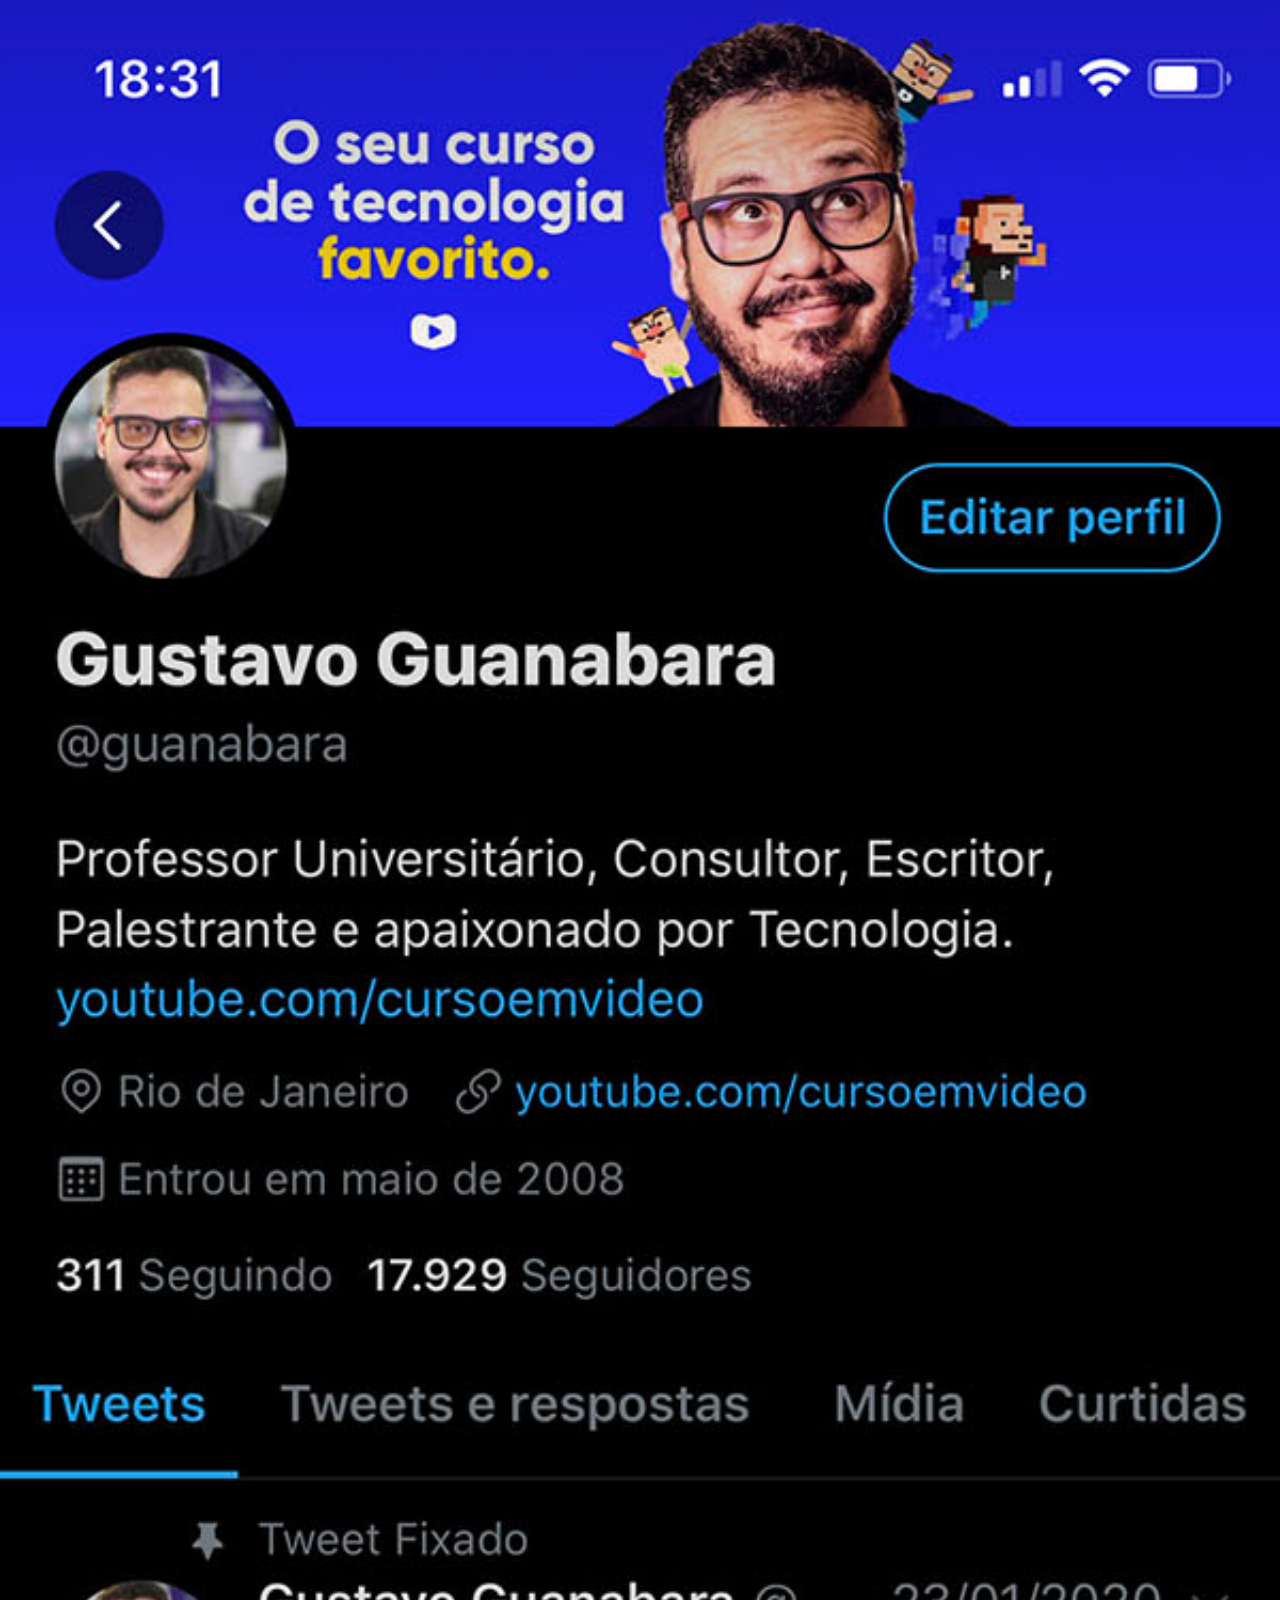
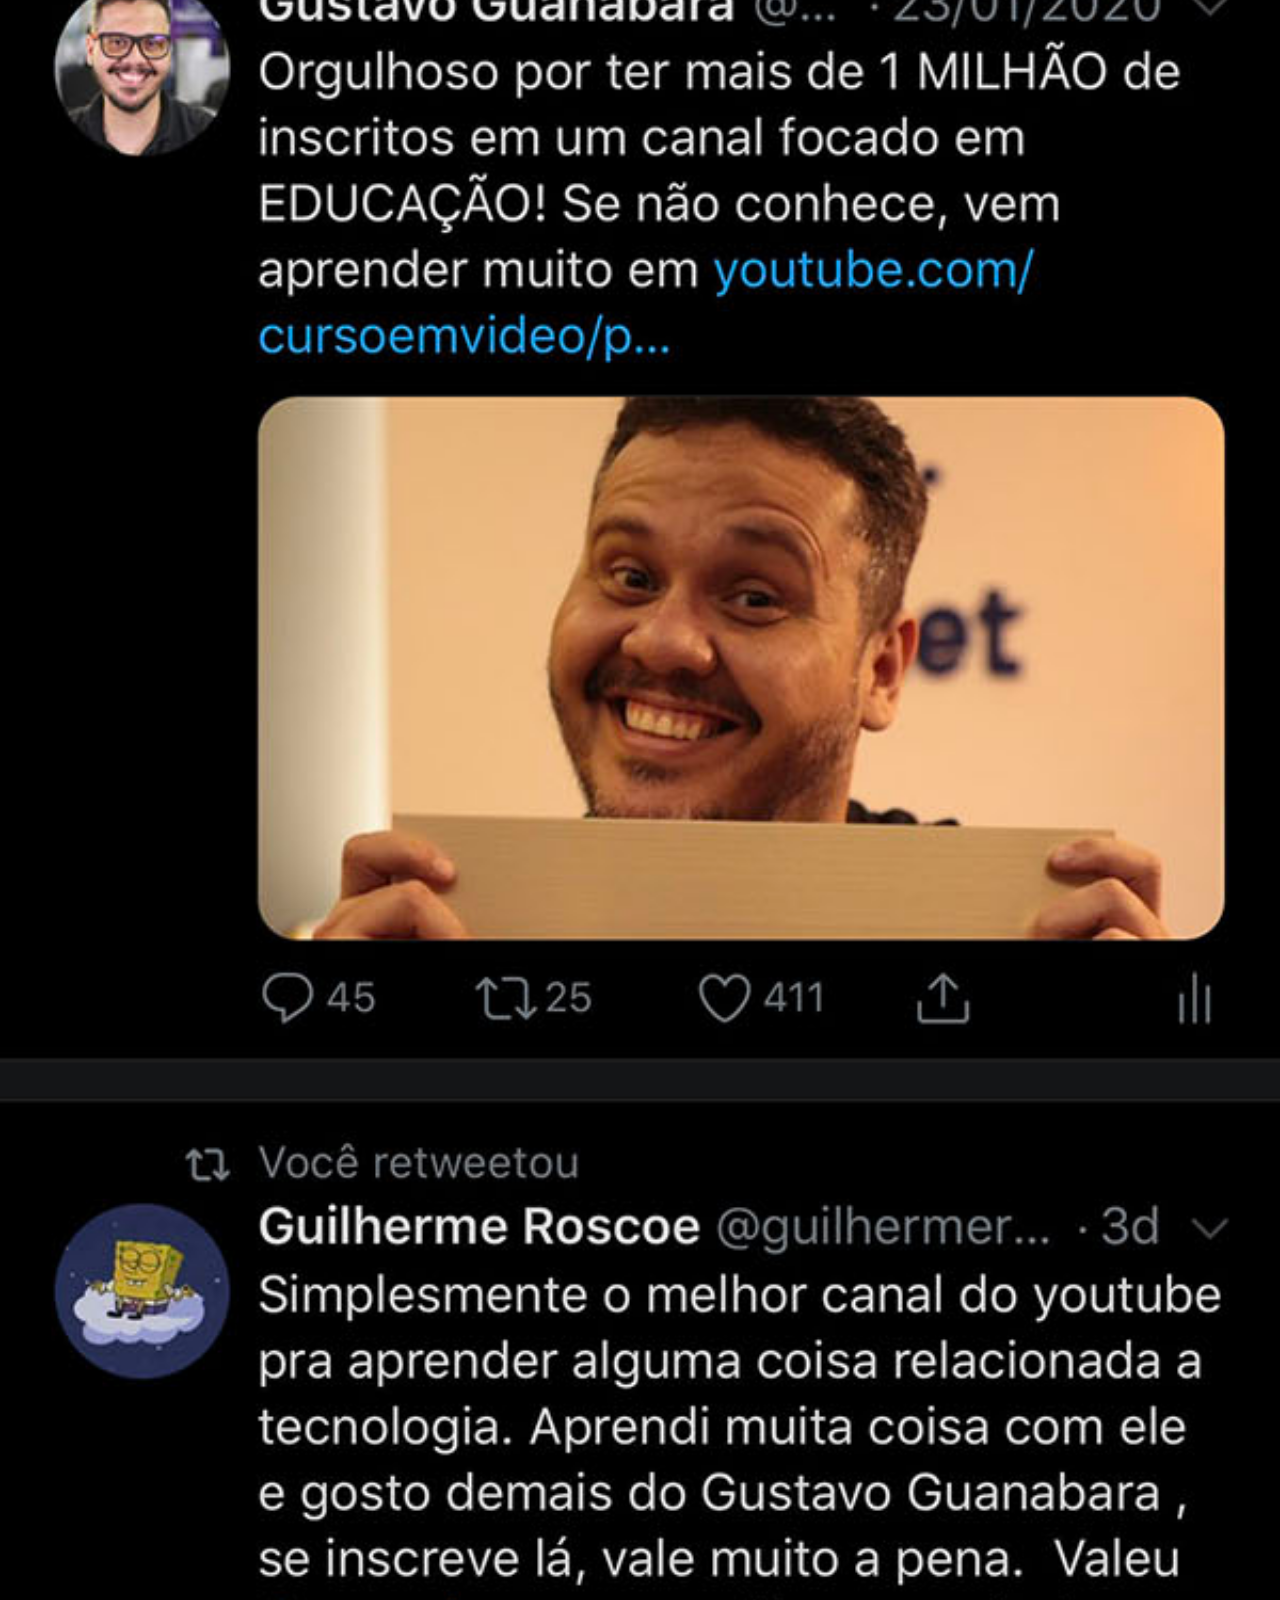
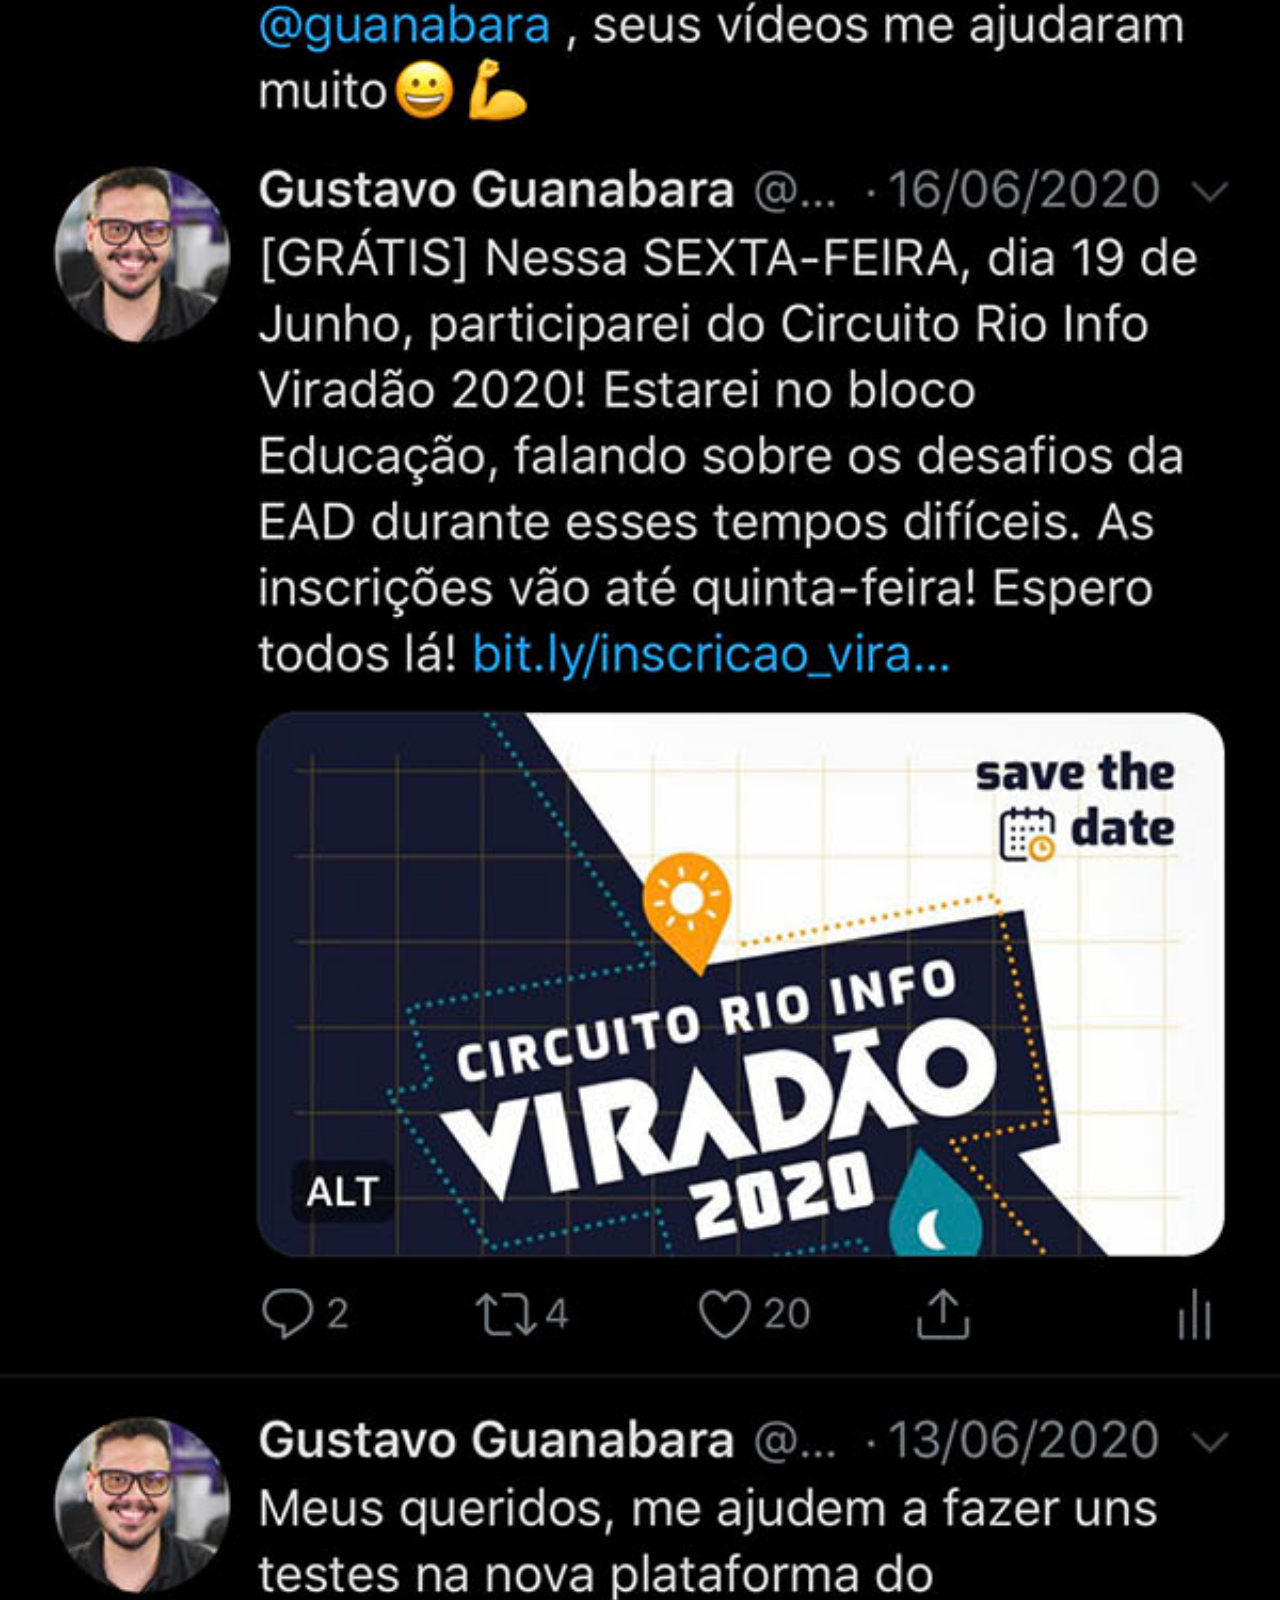
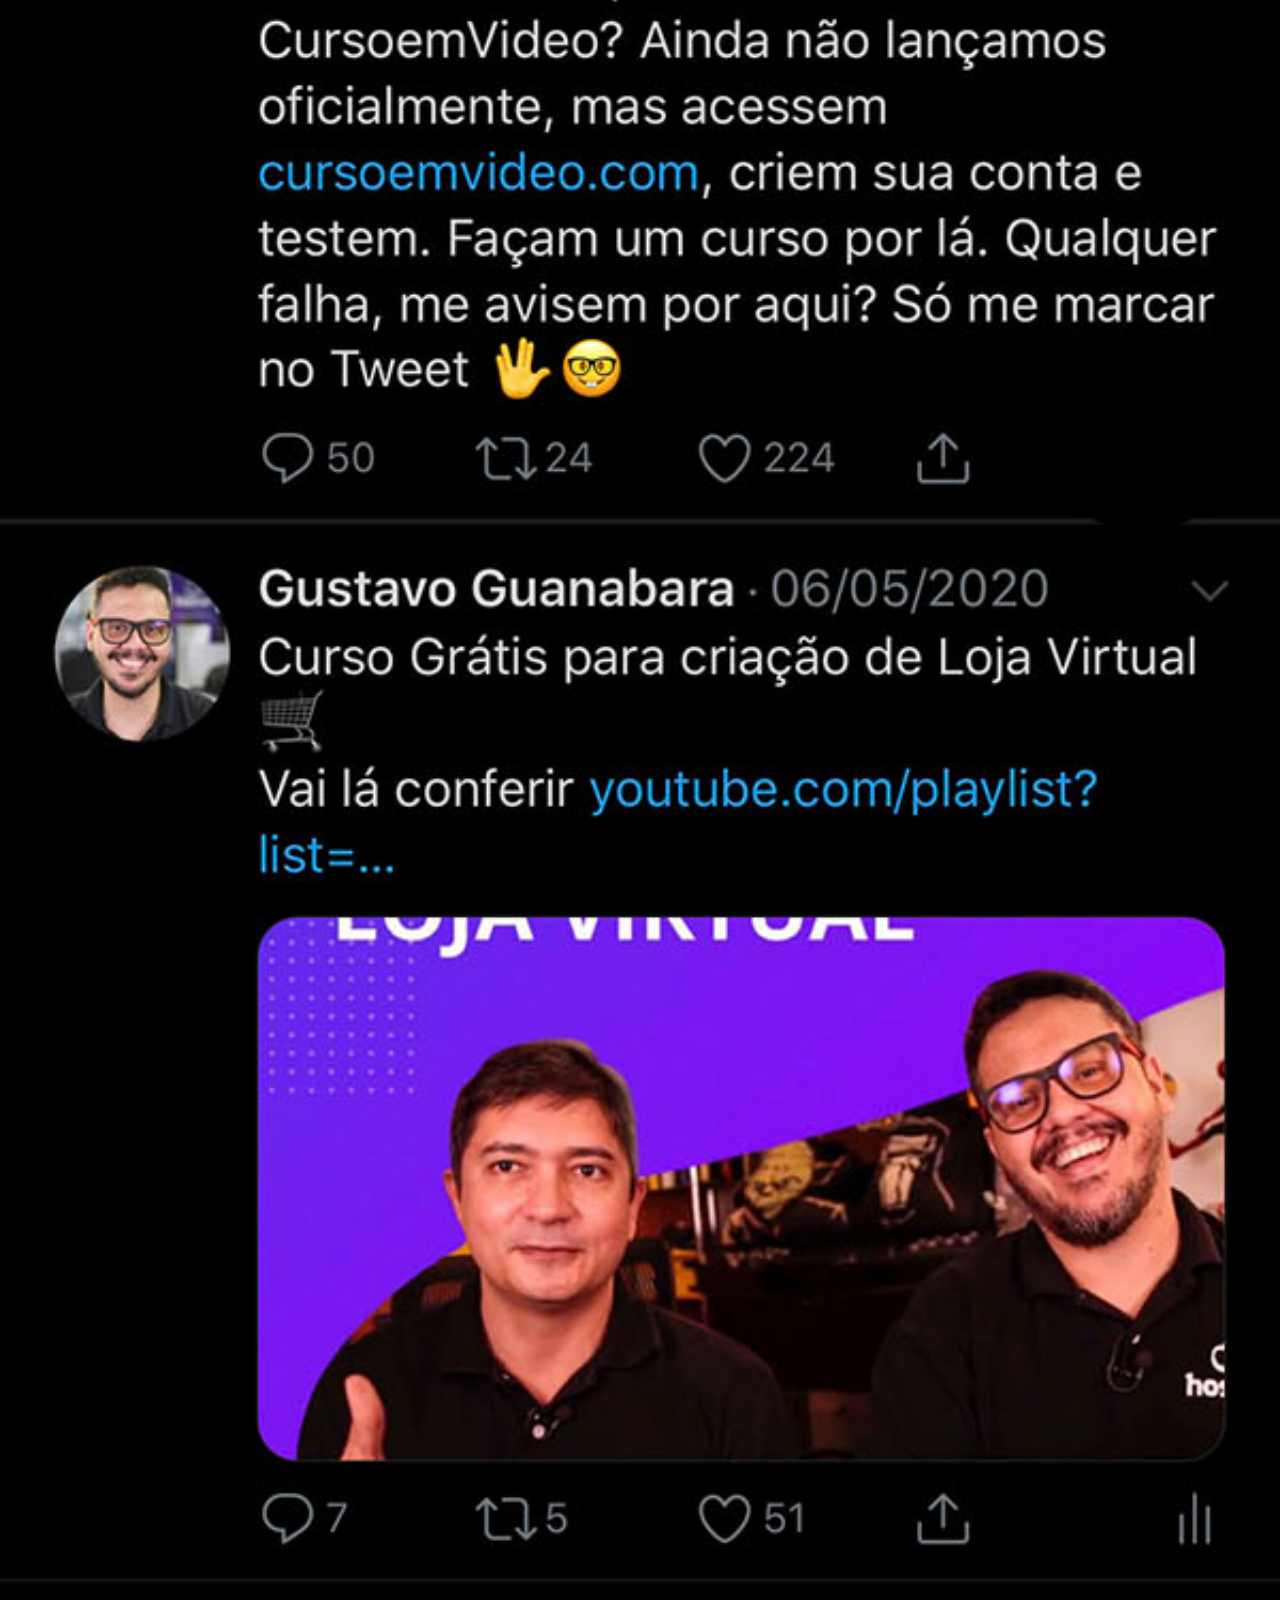
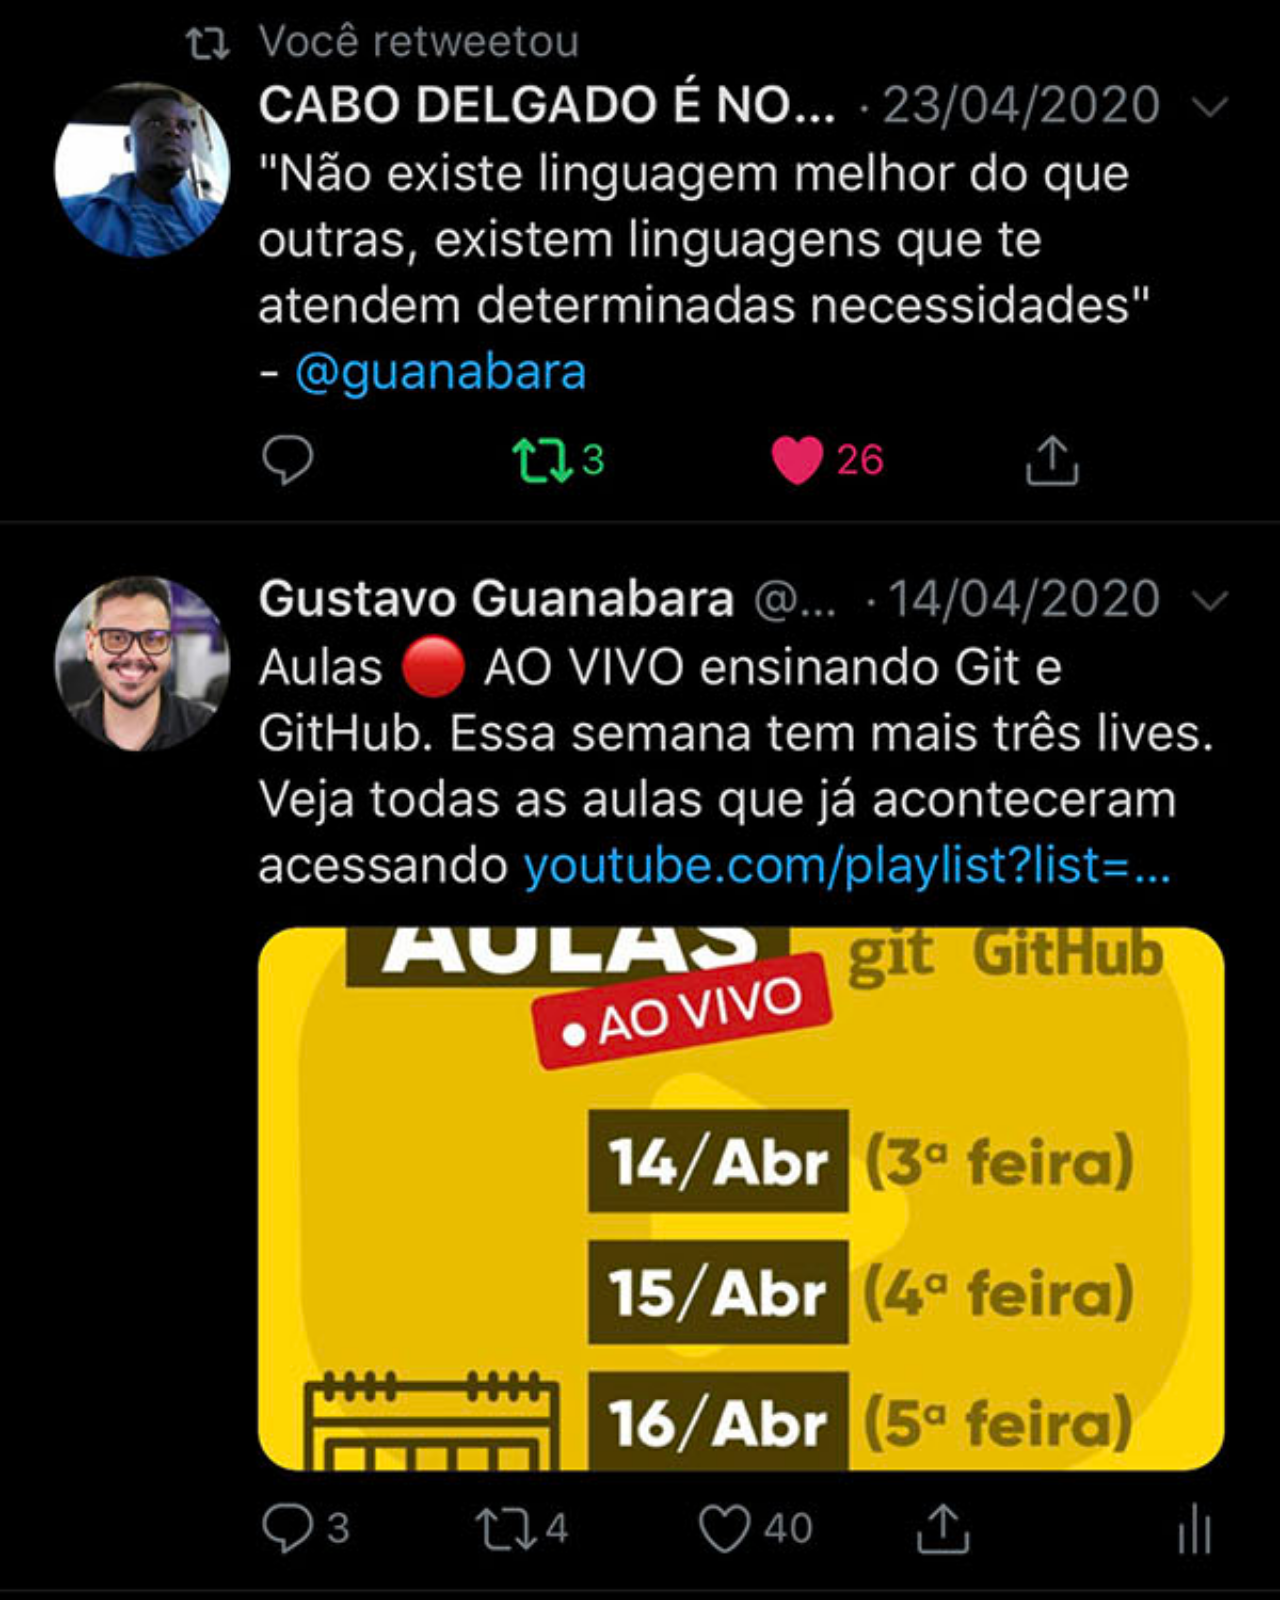
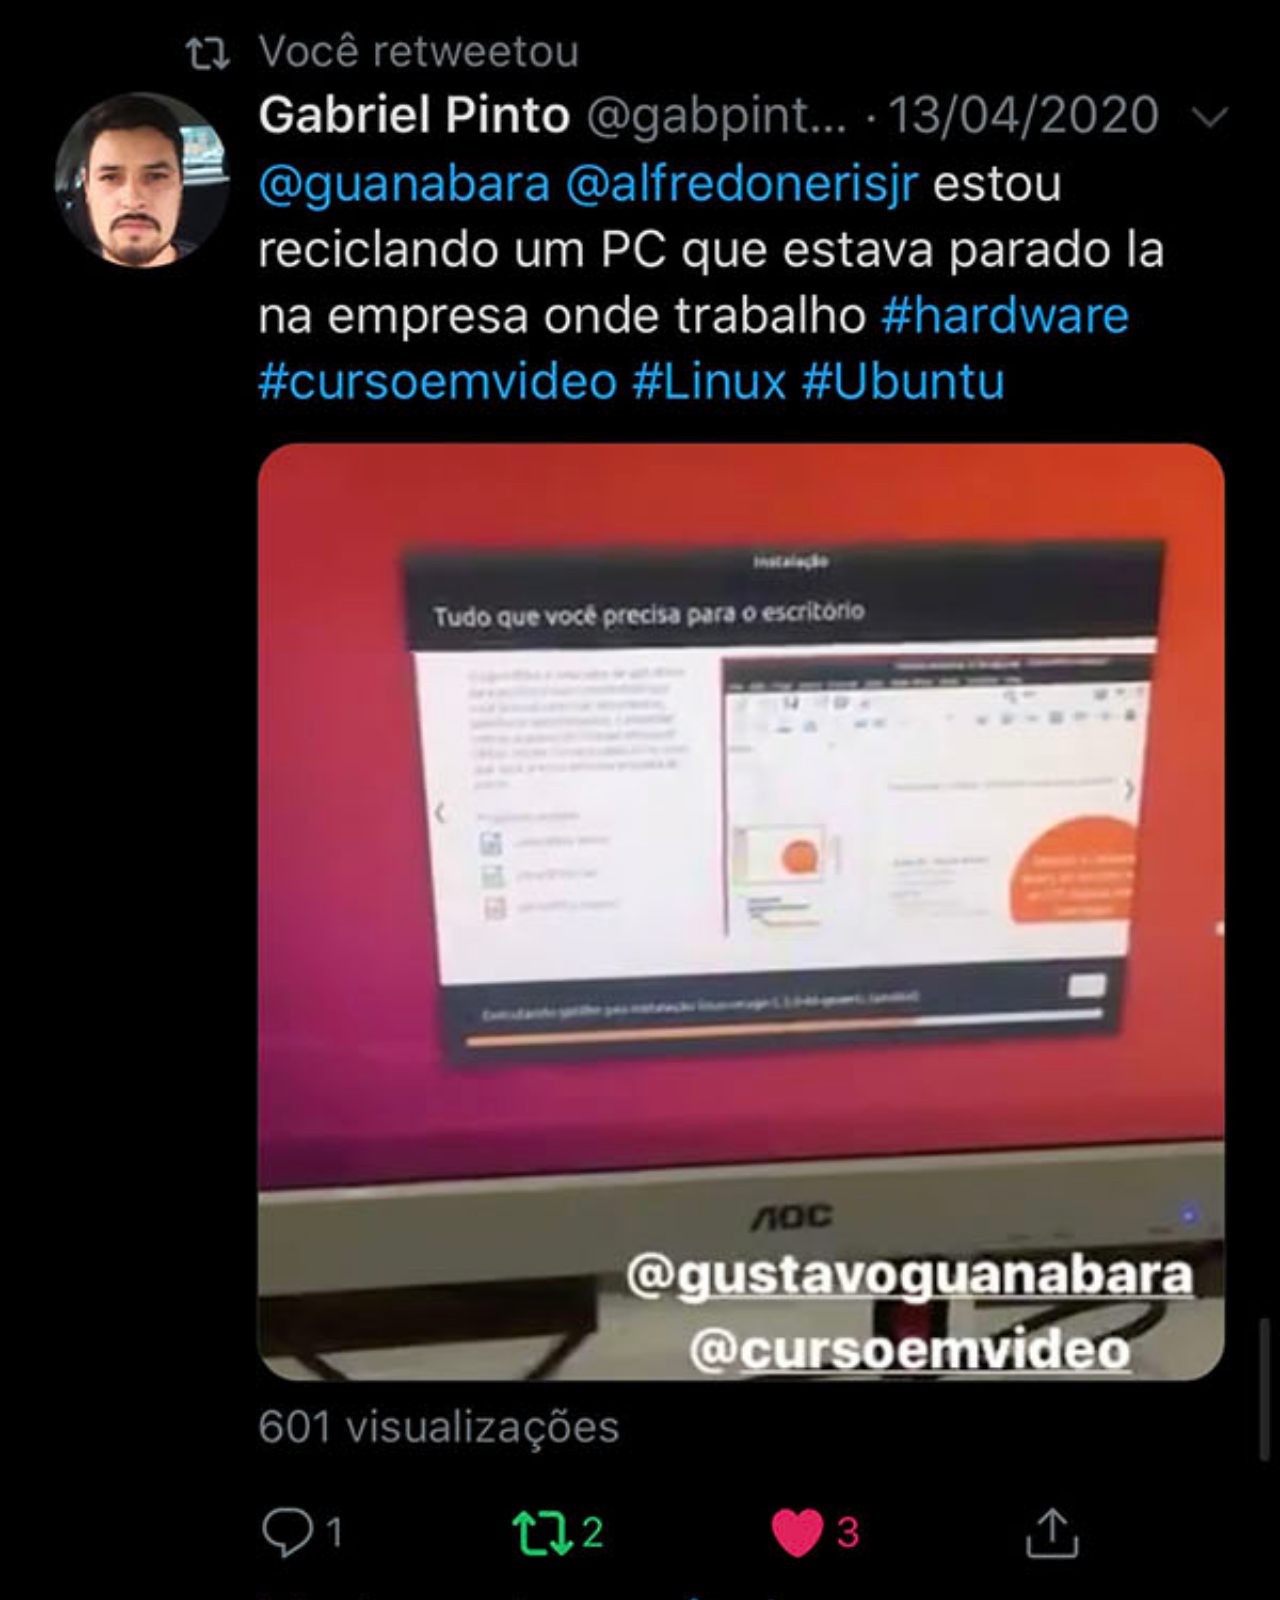
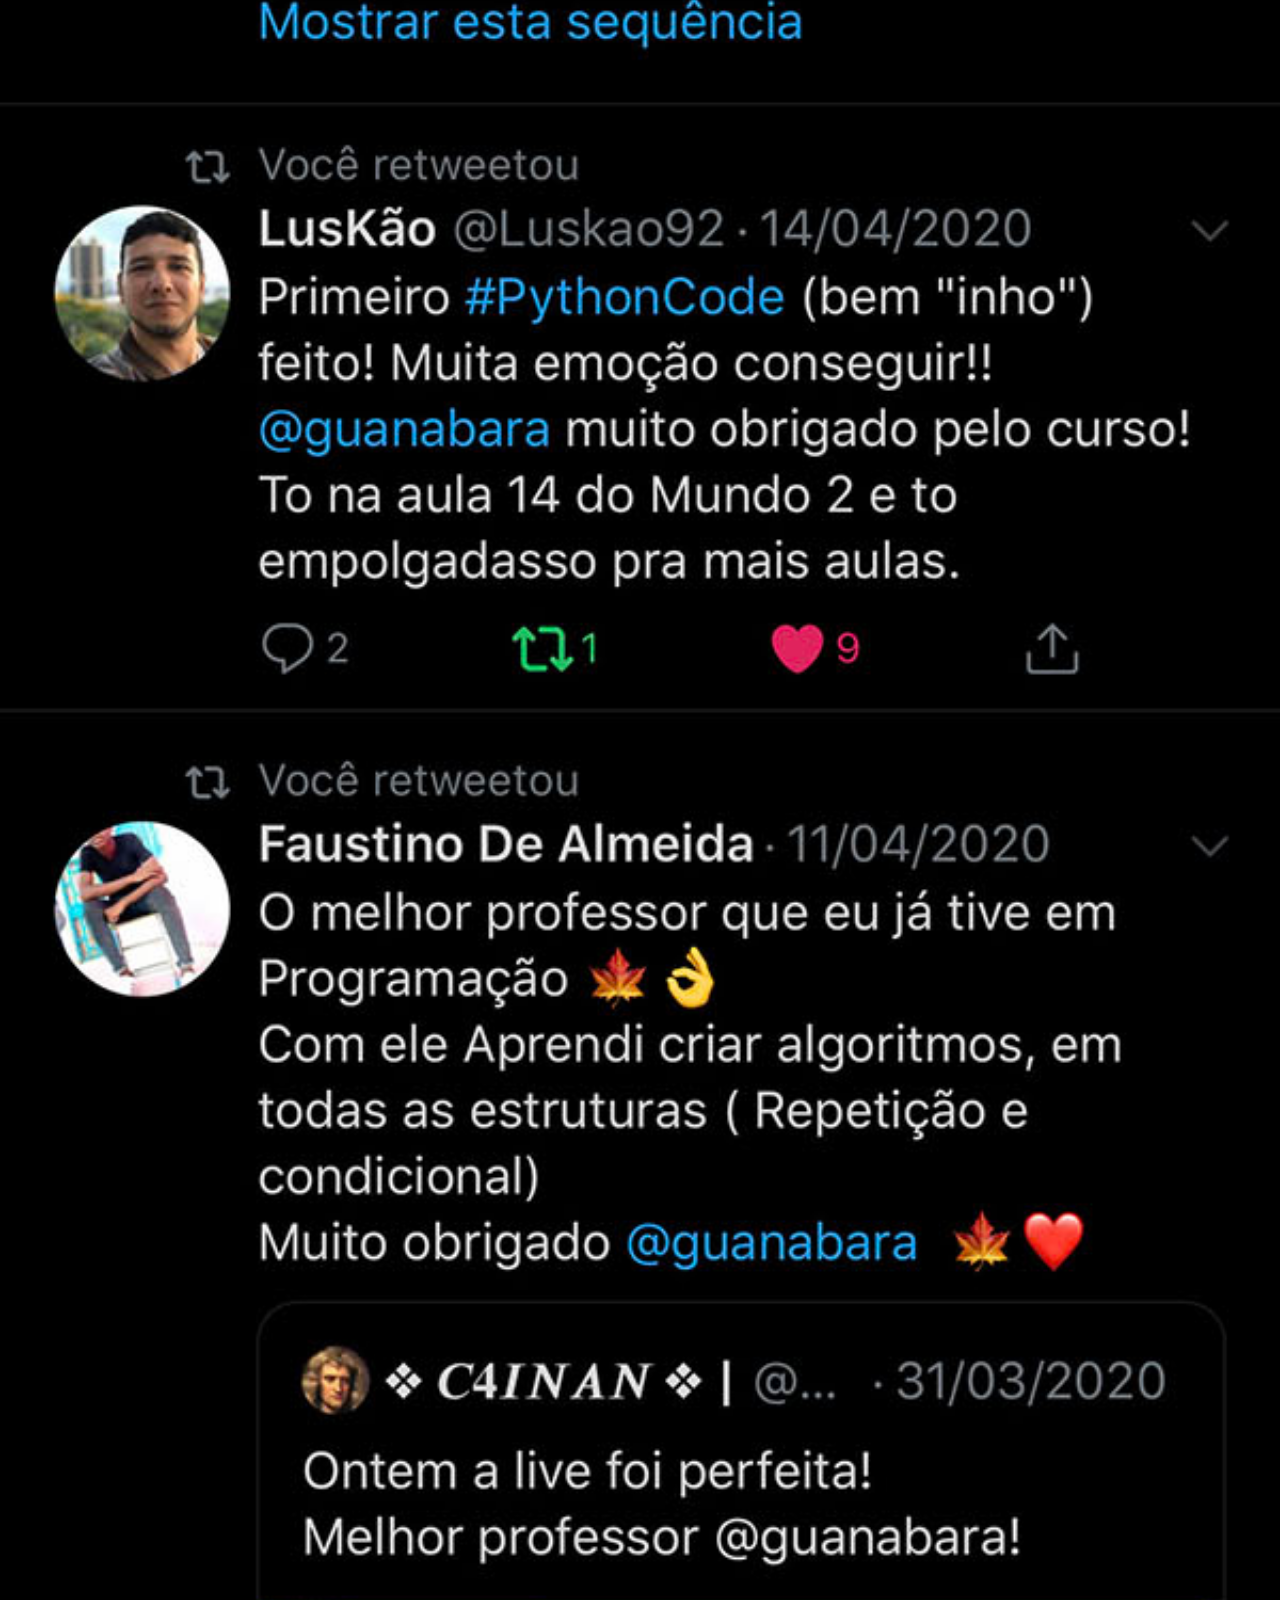
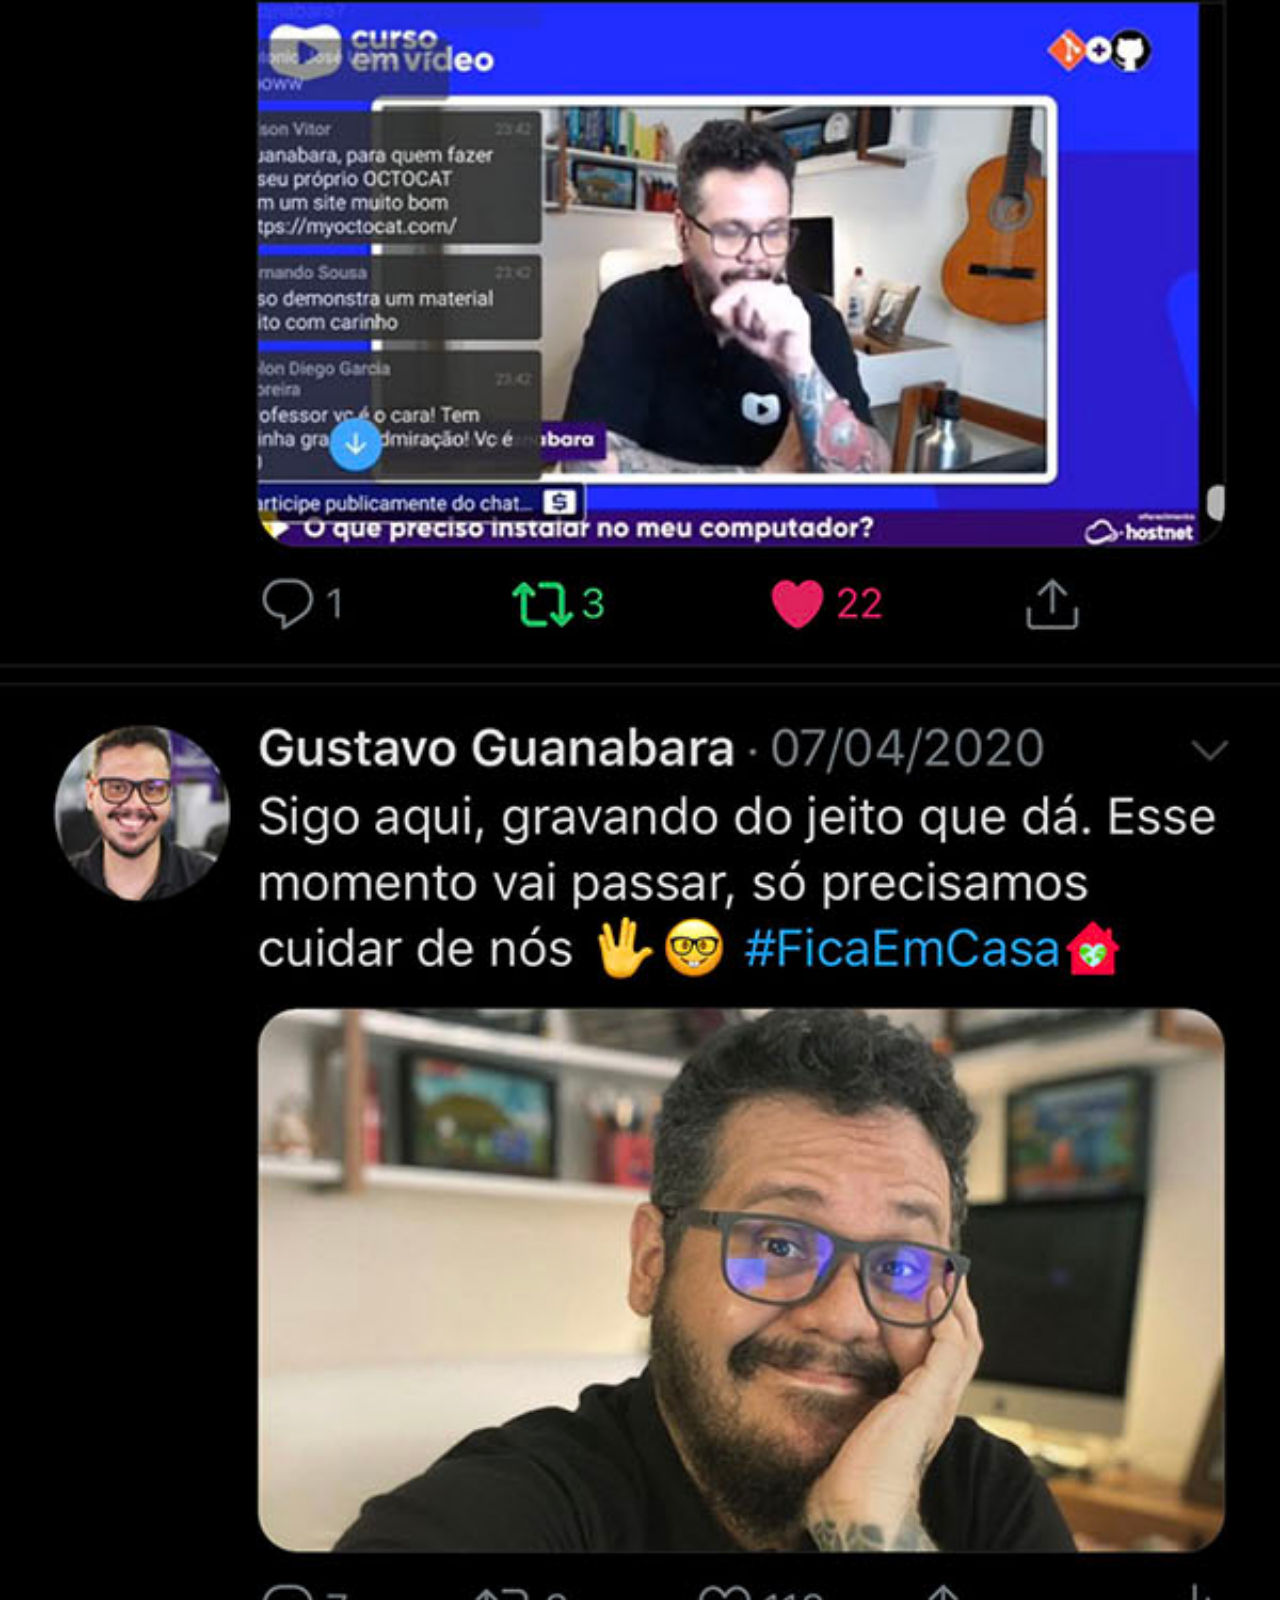
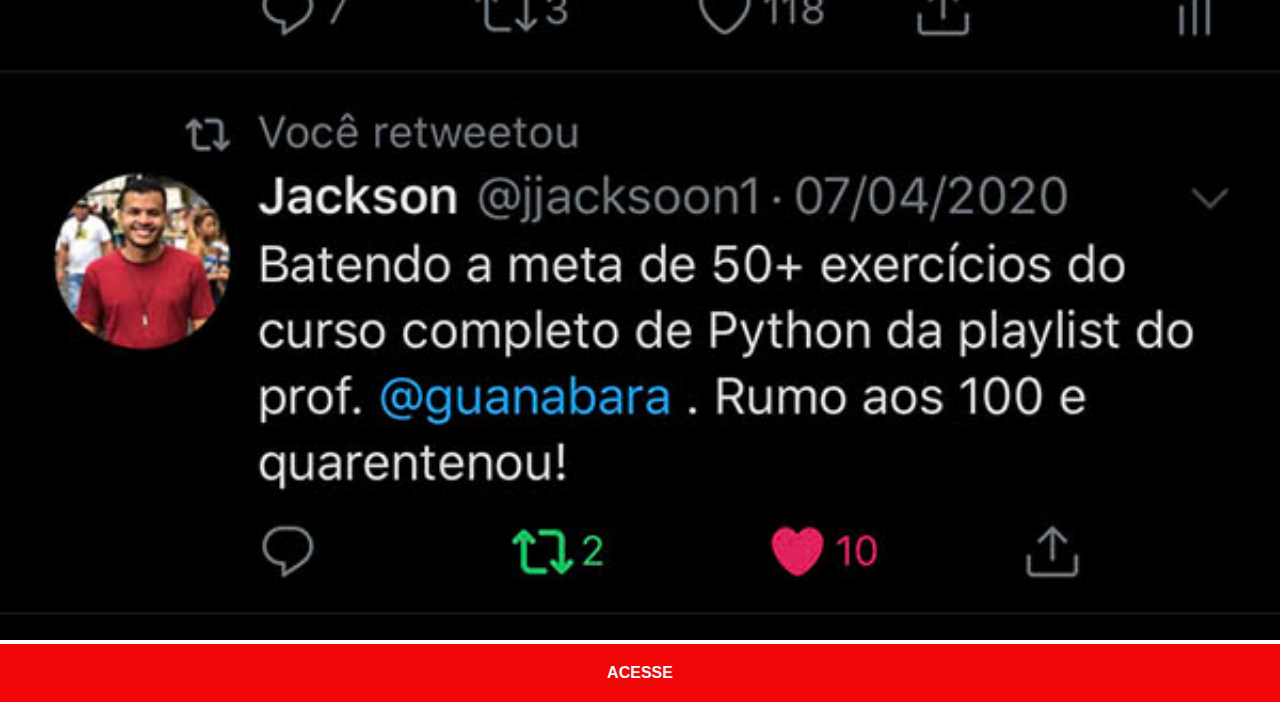
<file: twitter.html>
<!DOCTYPE html>
<html lang="en">
<head>
    <meta charset="UTF-8">
    <meta http-equiv="X-UA-Compatible" content="IE=edge">
    <meta name="viewport" content="width=device-width, initial-scale=1.0">
    <link rel="stylesheet" href="redesstyle.css">
    <title>Document</title>
</head>
<body>
    
    <img src="./imagens/tela-twitter.jpg" alt="twitter">
    <a href="#" target="blank">ACESSE</a>


</body>
</html>
</file>
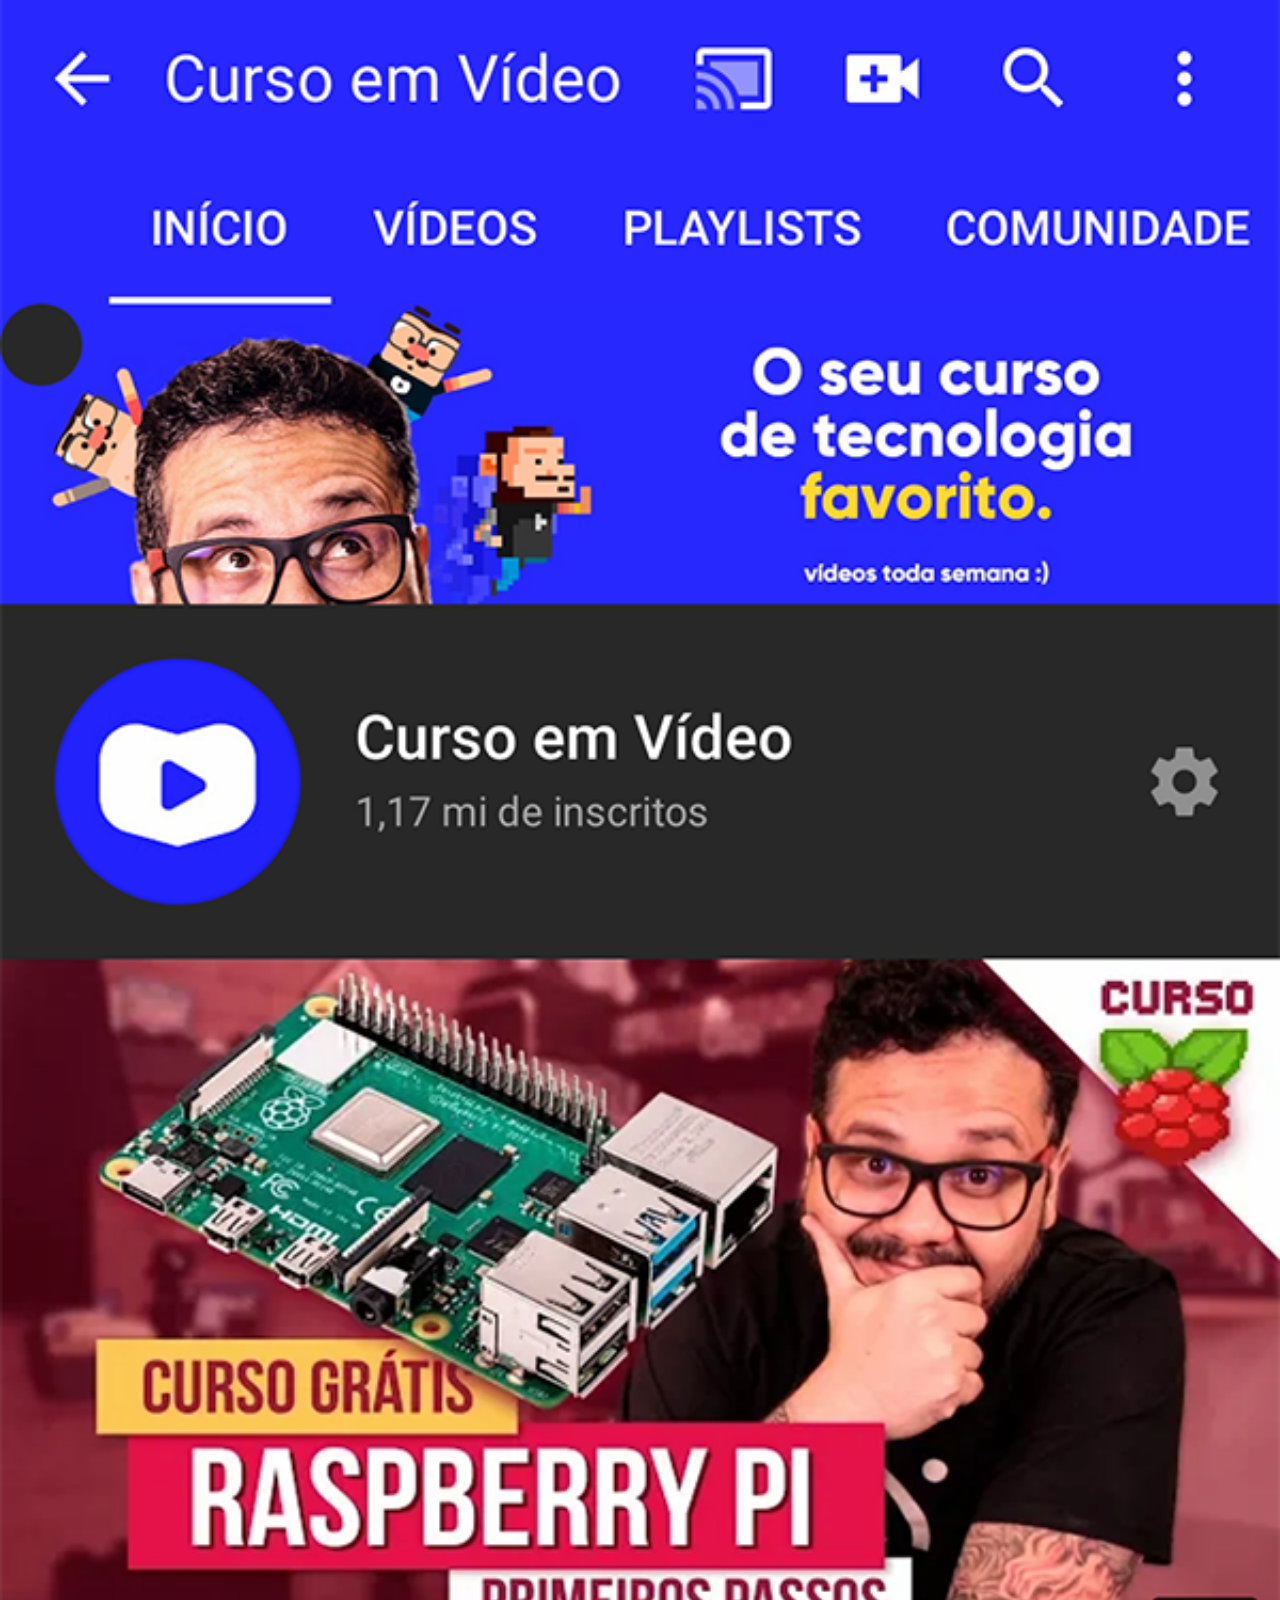
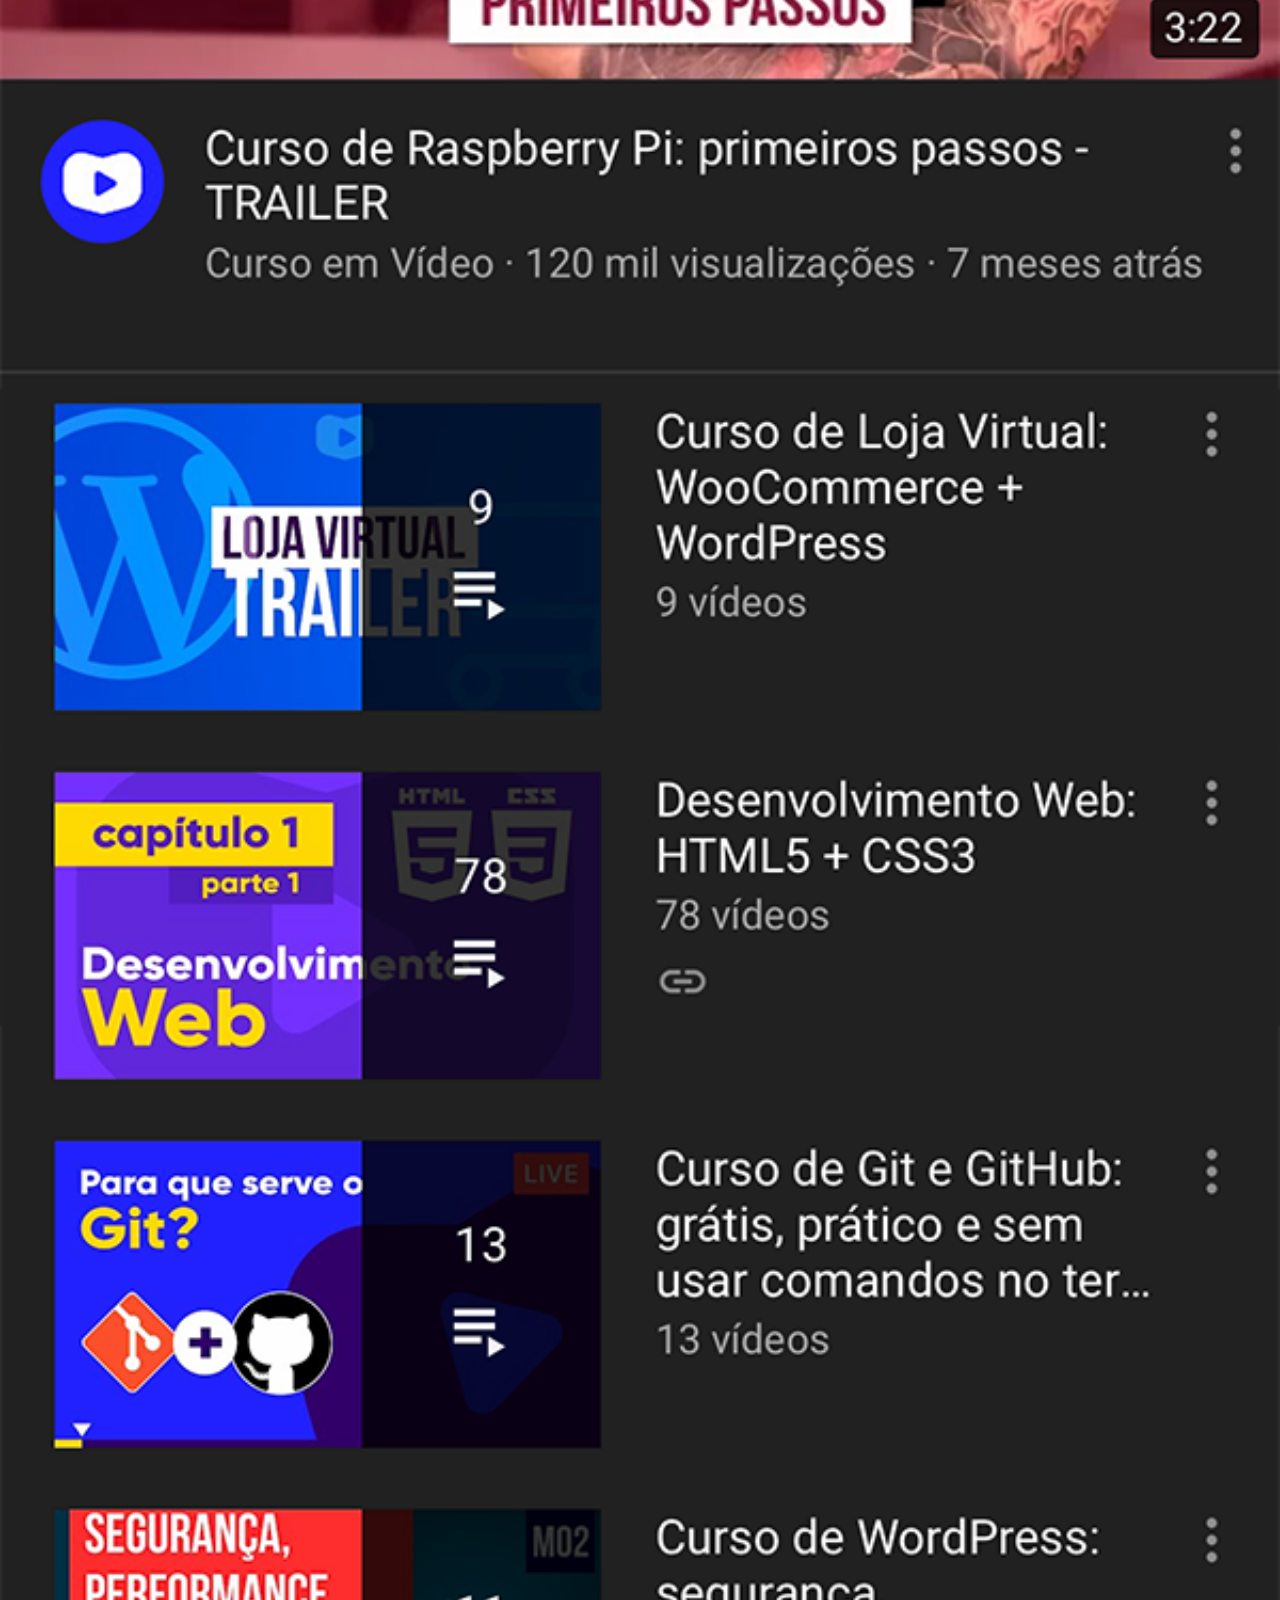
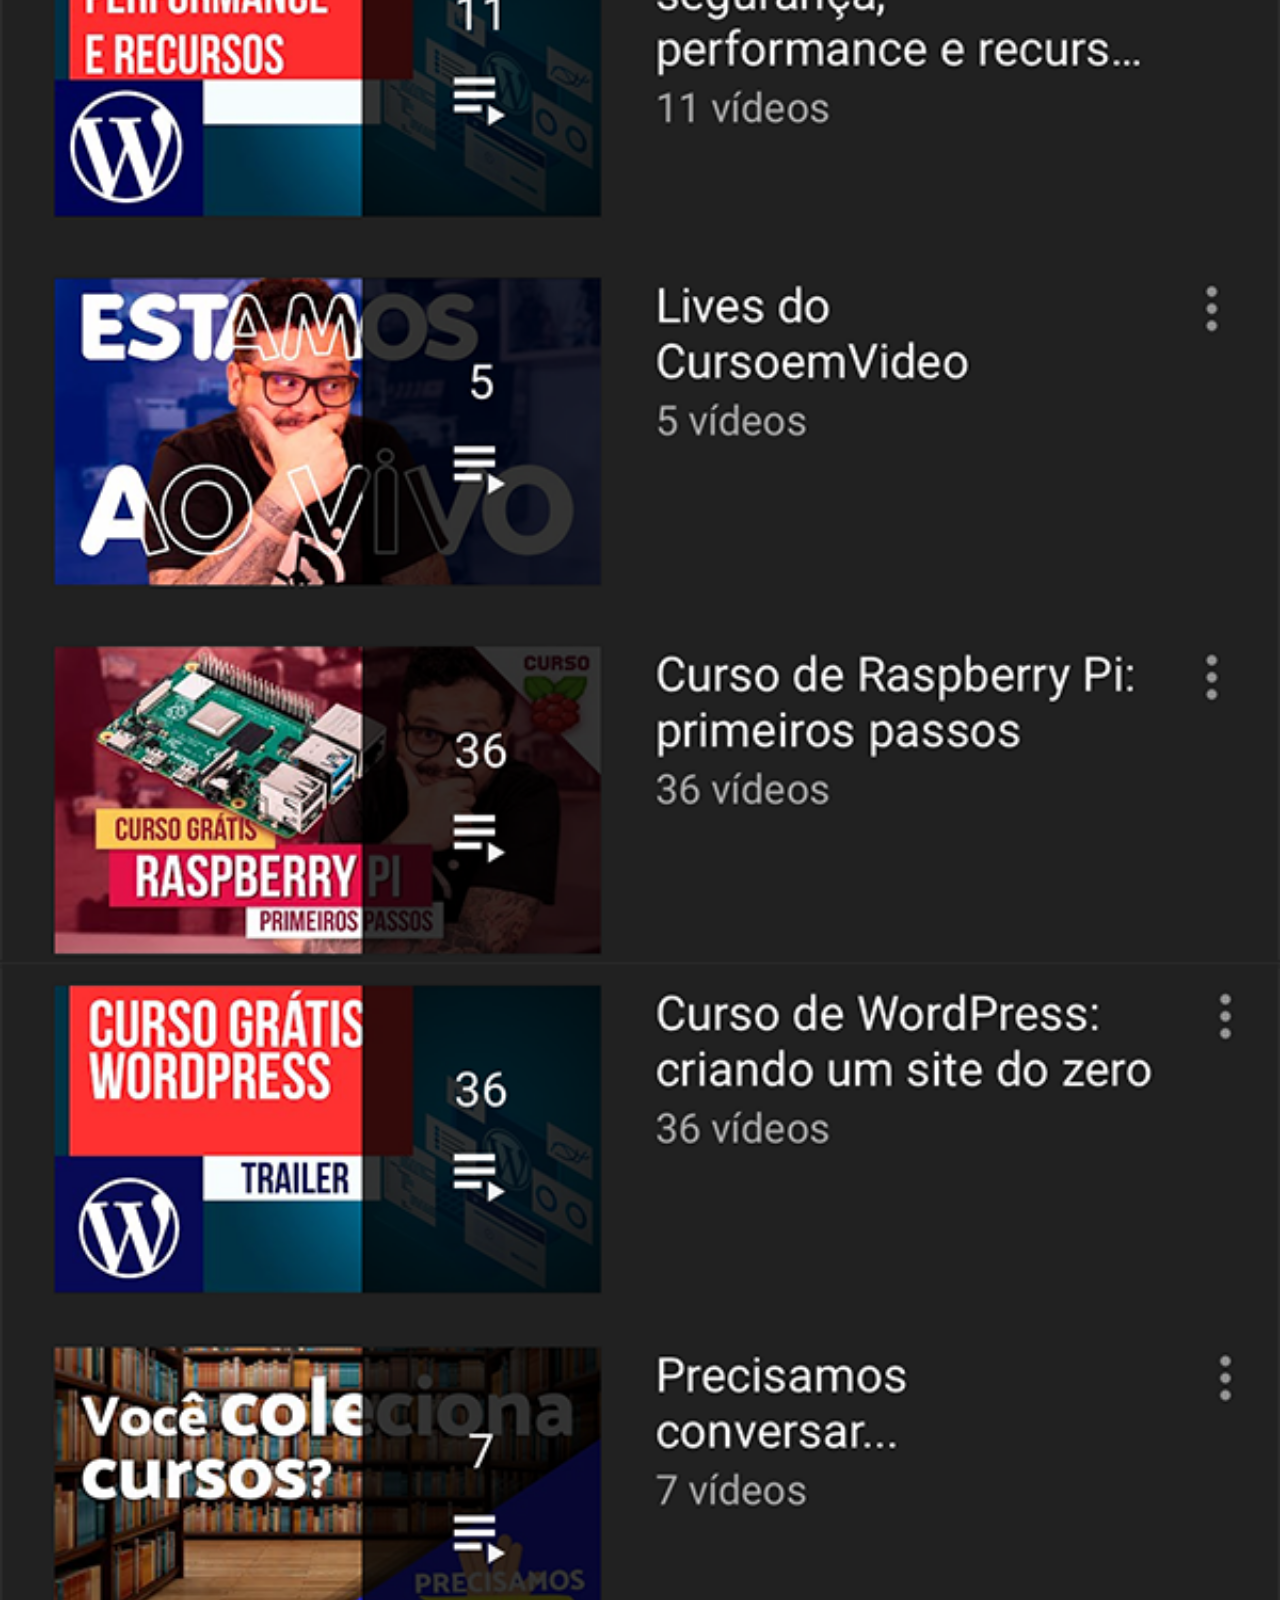
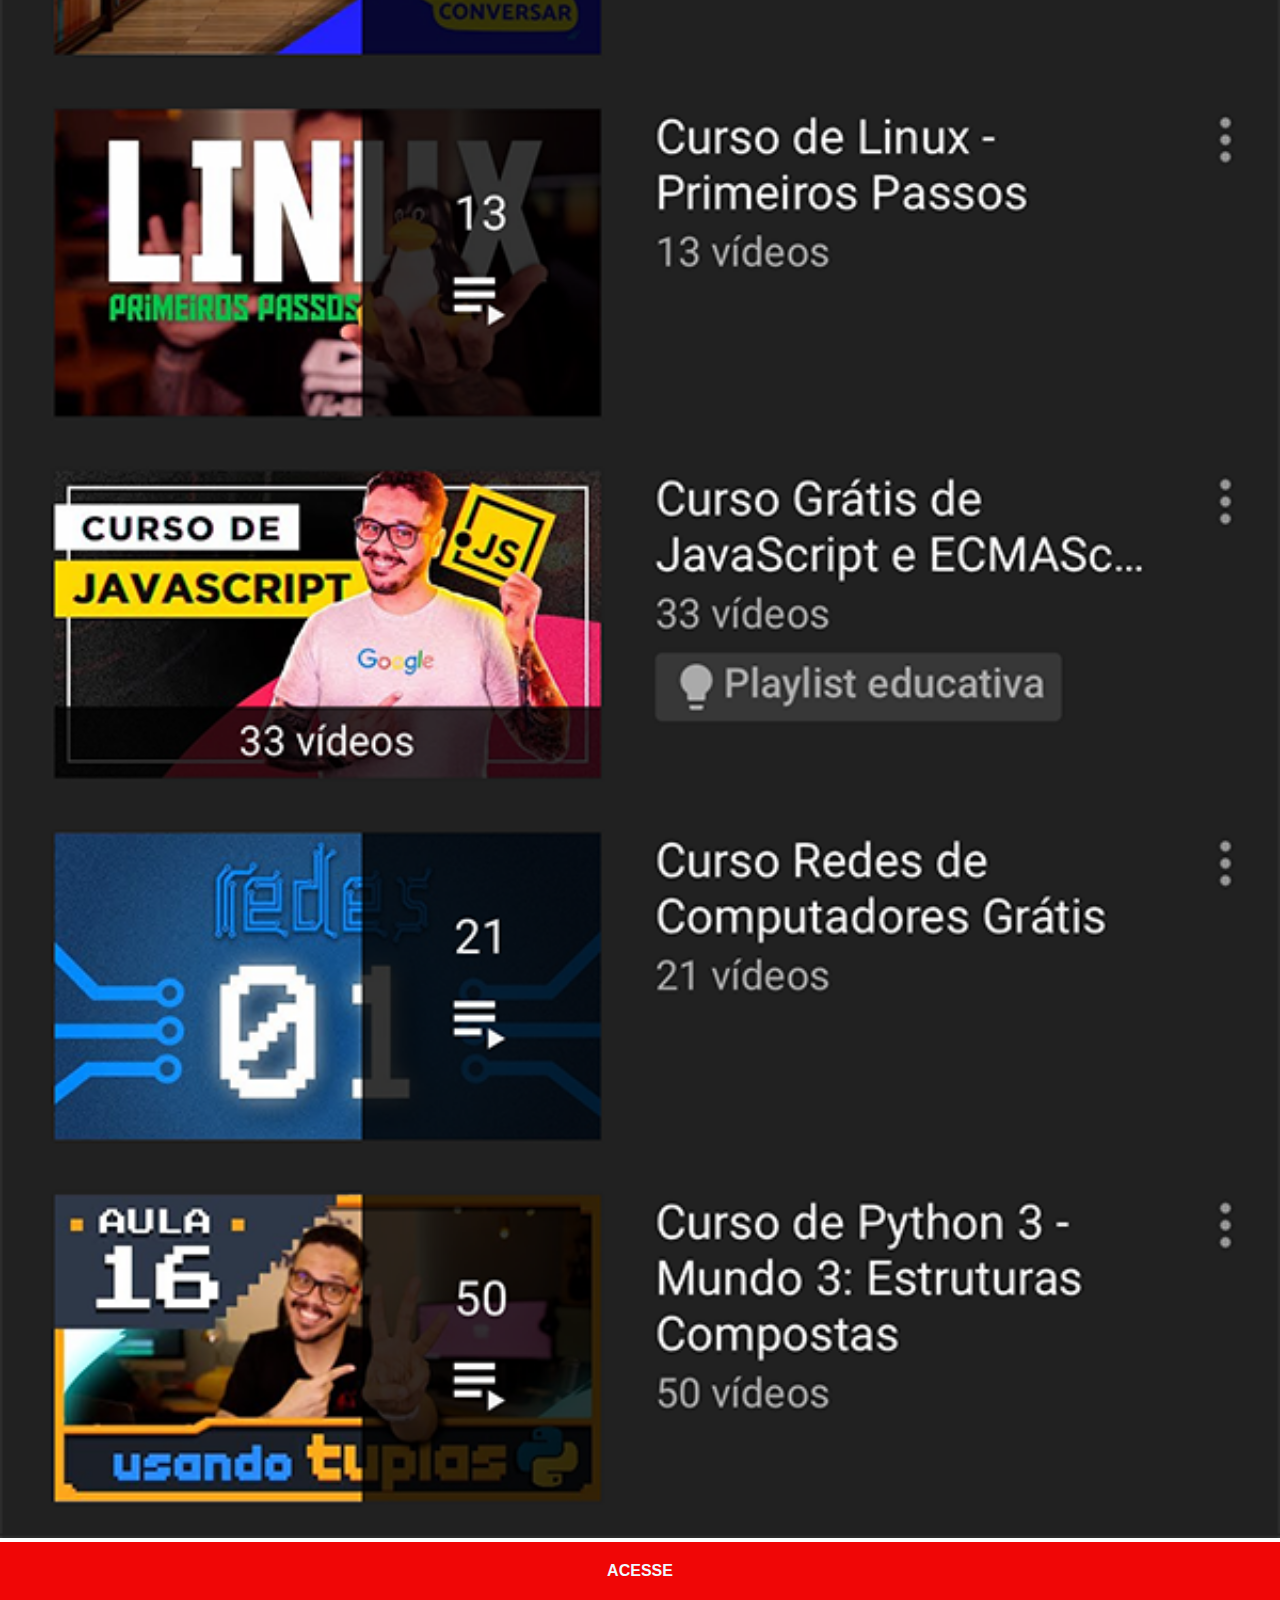
<file: youtube.html>
<!DOCTYPE html>
<html lang="pt-br">
<head>
    <meta charset="UTF-8">
    <meta http-equiv="X-UA-Compatible" content="IE=edge">
    <meta name="viewport" content="width=device-width, initial-scale=1.0">
    <link rel="stylesheet" href="redesstyle.css">
    <title>Youtube</title>


</head>
<body>
    <img src="./imagens/tela-youtube.png" alt="Youtube">
    <a href="https://www.roblox.com/home" target="blank">ACESSE</a>
</body>
</html>
</file>
<file: style.css>
@charset "UTF-8";

* {
    margin: 0px;
    padding: 0px;

}

html, body {
    height: 100vh;
    width: 100vw;
    background-color:black ;
}

body {
    background: url(./imagens/fundo-tecnologia.jpeg)
    no-repeat center;
    background-size: cover;
    background-attachment: fixed;
}

main {
    position: relative;
    height: 100vh;
  
}

section#telefone {
    position: absolute;
    top: 50%;
    left: 50%;
    transform: translate(-50%, -50%);
    height: 627px;
    width: 311px;
    background: url(./imagens/fone.png) no-repeat;
    

}


iframe#tela {
    position: relative;
    top: 77px;
    left: 20px;
    width: 270px;
    height: 471px;

}

section#redes-sociais {
    text-align: right;

}
section#redes-sociais img {
    width: 50px;
    margin: 10px;
    border-radius: 50%;
    box-shadow: 2px 2px 5px rgba(5, 5, 5, 0.432);
    box-sizing: border-box;

}

section#redes-sociais img:hover {
    border: 2px solid rgba(248, 245, 245, 0.897);
    transform: translate(-3px, -3px);
    box-shadow: 4px 4px 10px rgba(182, 239, 104, 0.9);
    transition: transform .3s border 1s;

}
</file>
<file: redesstyle.css>
* {
    margin: 0px;
    padding: 0px;
    font-family:Arial, Helvetica, sans-serif;
}
 
::-webkit-scrollbar {
    width:  0px;
    height: 0px;
}

/** o código acima serve para esconder a barra de rolagem**/


img {

    width:100vw;

}


a {
    display: block;
    background-color: rgb(240, 6, 6);
    padding: 20px;
    text-align: center;
    font-weight: bolder;
    text-decoration: none;
    color:aliceblue
   
}

a:hover {
    background-color:rgb(255, 77, 0) ;

}
</file>
